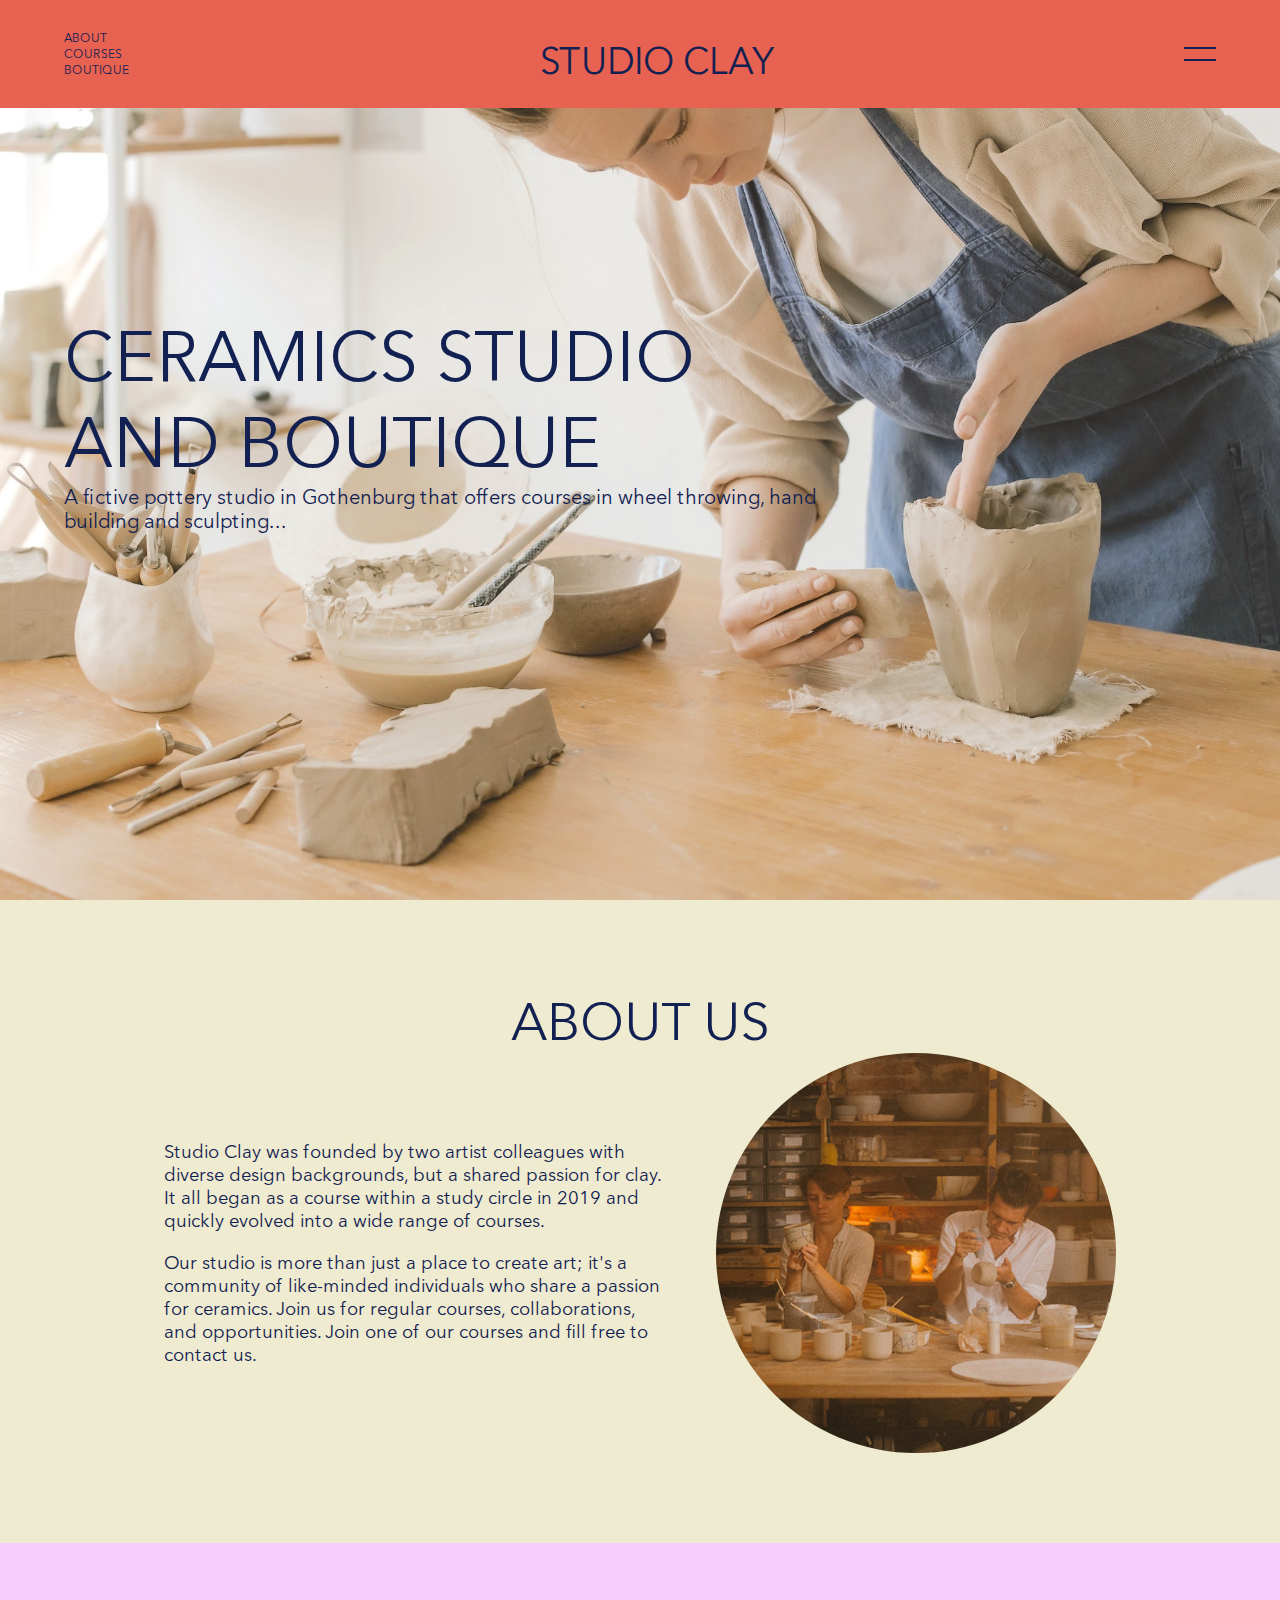
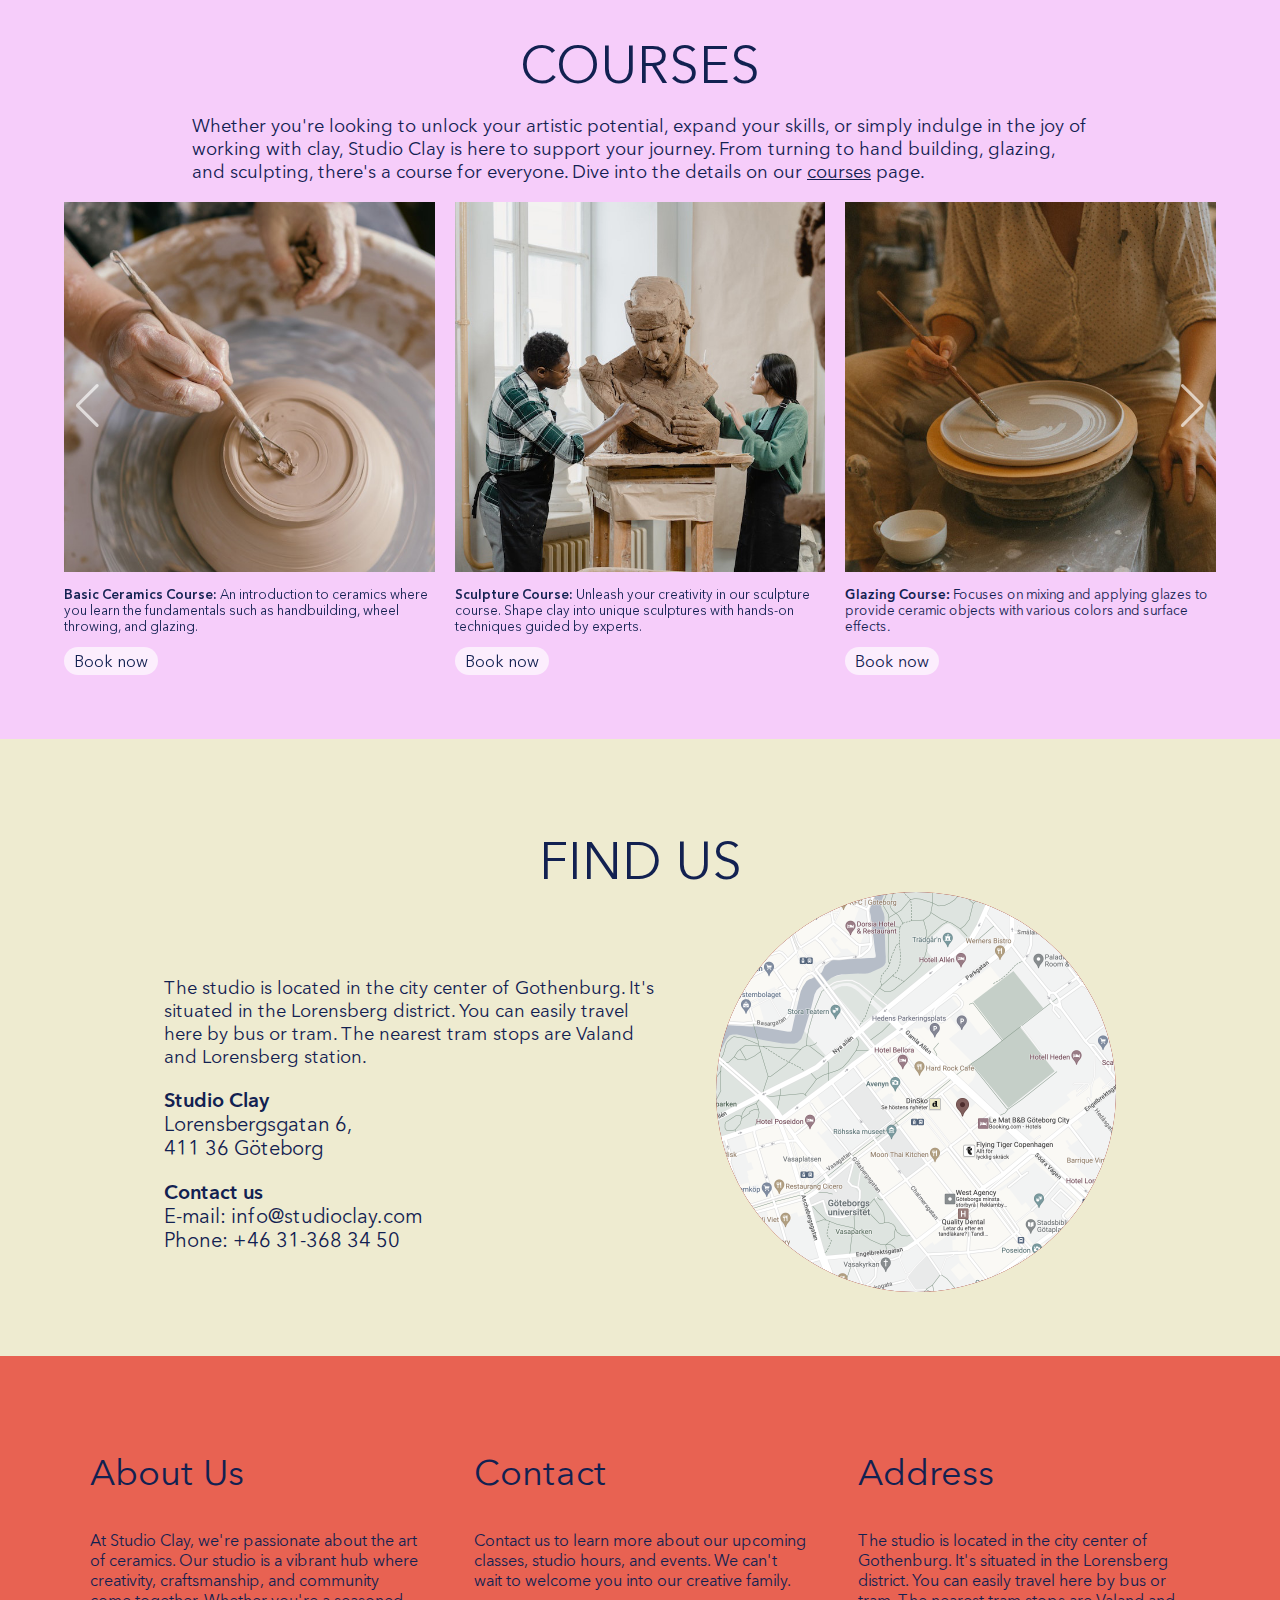
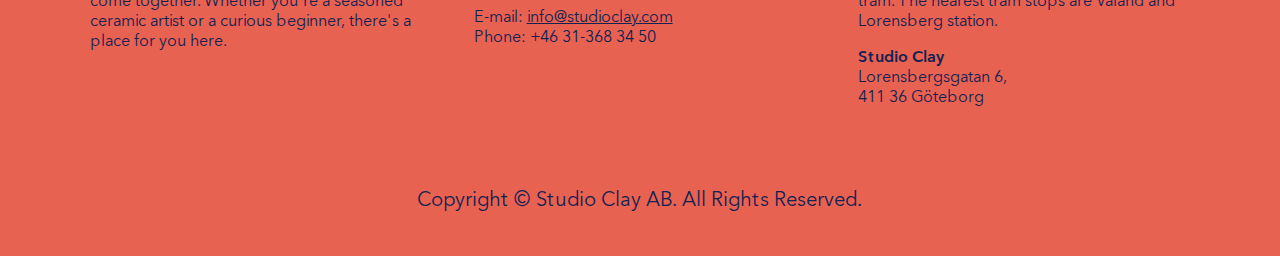
<file: index.html>
<!DOCTYPE html>
<html lang="en">
  <head>
    <meta charset="UTF-8" />
    <meta name="viewport" content="width=device-width, initial-scale=1.0" />
    <title>Studio Clay, a ceramic studio - Buy courses and ceramics</title>
    <meta
      name="description"
      content="Studio Clay is a ceramic studio that offers various courses in
      clay and pottery. They also have a store where they sell their own
      designed stoneware."
    />
    <link rel="stylesheet" type="text/css" href="css/index.css" />
    <!-- Link for swiper slider -->
    <link
      rel="stylesheet"
      href="https://cdn.jsdelivr.net/npm/swiper@10/swiper-bundle.min.css"
    />
    <!-- link with styling for the swiper-slider-->
    <link rel="stylesheet" href="css/swiper-slider.css" />
  </head>
  <body>
    <header>
      <!-- Upp -->
      <nav class="top-navigation">
        <!-- <div class="SpaceNavTop"></div> -->
        <div
          class="hamburger-container"
          id="hamburger-button"
          onclick="hamburgerToCross()"
        >
          <div class="line1"></div>
          <div class="line2"></div>
        </div>
        <h1 id="logo" onclick="reload()">STUDIO CLAY</h1>
        <ul>
          <li><a href="#about-us">ABOUT</a></li>
          <li><a href="courses.html">COURSES</a></li>
          <li><a href="#boutique">BOUTIQUE</a></li>
        </ul>
      </nav>
      <div class="hamburger-menu" id="hamburger-menu">
        <ul>
          <li>
            <!-- Below on the links the hamburgerToCross function is added so that the hamburger menu/window slides back and closes when one of the links in the list is clicked on. -->
            <a
              id="courses-menu"
              href="courses.html"
              data-courses="link"
              onclick="hamburgerToCross(this)"
              >COURSES</a
            >
          </li>
          <li>
            <a
              class="about-menu"
              href="#about-us"
              onclick="hamburgerToCross(this)"
              >ABOUT</a
            >
          </li>
          <!-- <li>
            <a
              class="top-courses"
              href="#courses"
              onclick="hamburgerToCross(this)"
              >TOP COURSES</a
            >
          </li> -->
          <li>
            <a
              class="boutique-menu"
              href="#boutique.html"
              onclick="hamburgerToCross()"
              >BOUTIQUE</a
            >
          </li>
          <li>
            <a
              class="location-menu"
              href="#location"
              onclick="hamburgerToCross()"
              >LOCATION</a
            >
          </li>
          <li>
            <a class="contact-menu" href="#contact" onclick="hamburgerToCross()"
              >CONTACT</a
            >
          </li>
        </ul>
      </div>

      <div id="introduction">
        <section id="intro-text">
          <h2>CERAMICS <span>STUDIO</span> <span>AND</span> BOUTIQUE</h2>
          <p>
            A fictive pottery studio in Gothenburg that offers courses in wheel
            throwing, hand building and sculpting...
          </p>
        </section>
      </div>
    </header>
    <main>
      <section id="about-us">
        <h2>ABOUT US</h2>
        <div id="about-container">
          <section id="about-text">
            <p class="main-text">
              Studio Clay was founded by two artist colleagues with diverse
              design backgrounds, but a shared passion for clay. It all began as
              a course within a study circle in 2019 and quickly evolved into a
              wide range of courses.
            </p>
            <p class="main-text">
              Our studio is more than just a place to create art; it's a
              community of like-minded individuals who share a passion for
              ceramics. Join us for regular courses, collaborations, and
              opportunities. Join one of our courses and fill free to contact
              us.
            </p>
          </section>
          <!-- <section id="about-img-container"> -->
          <img
            class="aboutUs-img"
            src="./media-ceramics/two-pottery-makers_mobile.jpg"
            alt="Two people doing pottery"
          />
          <!-- </section> -->
        </div>
      </section>
      <section id="courses">
        <h2>COURSES</h2>
        <p class="main-text">
          Whether you're looking to unlock your artistic potential, expand your
          skills, or simply indulge in the joy of working with clay, Studio Clay
          is here to support your journey. From turning to hand building,
          glazing, and sculpting, there's a course for everyone. Dive into the
          details on our
          <a class="underscore" href="courses.html">courses</a>
          page.
        </p>
        <!-- <p></p> -->
        <!-- <p class="main-text">
          From turning to hand building, glazing, and sculpting, there's a
          course for everyone. Dive into the details on our
          <a class="underscore" href="courses.html">courses</a>
          page.
        </p> -->
        <!-- Here comes the swiper slider in, found on
          https://swiperjs.com/get-started#swiper-css-stylessize -->

        <!-- Slider main container -->
        <section class="swiper">
          <!-- Additional required wrapper -->
          <div class="swiper-wrapper">
            <!-- Slides -->
            <div id="swipe1" class="swiper-slide">
              <a href="courses.html" class="book-button">Book now</a>
              <p>
                <strong>Basic Ceramics Course:</strong> An introduction to
                ceramics where you learn the fundamentals such as handbuilding,
                wheel throwing, and glazing.
              </p>
              <img
                src="media-ceramics/1.3Wheel-throwing_.jpg"
                alt="wheel throwing"
              />
            </div>
            <div id="swipe2" class="swiper-slide">
              <a href="courses.html" class="book-button">Book now</a>
              <p>
                <strong>Sculpture Course:</strong>
                Unleash your creativity in our sculpture course. Shape clay into
                unique sculptures with hands-on techniques guided by experts.
              </p>

              <img
                src="media-ceramics/3.2sculpting-big_640.jpg"
                alt="sculpture in clay"
              />
            </div>
            <div id="swipe3" class="swiper-slide">
              <a href="courses.html" class="book-button">Book now</a>
              <p>
                <strong>Glazing Course: </strong>
                Focuses on mixing and applying glazes to provide ceramic objects
                with various colors and surface effects.
              </p>
              <img src="media-ceramics/5.Glazing_640.jpg" alt="sculpting" />
            </div>
            <div id="swipe4" class="swiper-slide">
              <a href="courses.html" class="book-button">Book now</a>
              <p>
                <strong>Handbuilding Course:</strong> Focuses on creating
                ceramic objects using handbuilding techniques such as coiling,
                pinching, and slab building.
              </p>
              <img
                src="media-ceramics/3.Sculpting&handbuilding_640.jpg"
                alt="sculpting"
              />
            </div>
            <div id="swipe5" class="swiper-slide">
              <a href="courses.html" class="book-button">Book now</a>
              <p>
                <strong>Advanced Ceramic:</strong> An advanced course for those
                with previous experience, exploring complex techniques such as
                multi-part pottery and larger projects.
              </p>
              <img
                src="media-ceramics/1.4Wheel-throwing_.jpg"
                alt="Wheel-throwing"
              />
            </div>
            <div id="swipe6" class="swiper-slide">
              <a href="courses.html" class="book-button">Book now</a>
              <p>
                <strong>Own Project:</strong>
                Choose your own projects and work independently in the studio.
                You lead your own project, and our staff is available on-site
                for guidance and support.
              </p>
              <img src="media-ceramics/6.OwnProject.jpg" alt="Forms in clay" />
            </div>
          </div>
          <!-- If we need navigation buttons -->
          <div class="swiper-button-prev"></div>
          <div class="swiper-button-next"></div>
        </section>
      </section>
      <div id="find-us">
        <h2>FIND US</h2>
        <div id="find-container">
          <section id="location-text">
            <!-- <h3 id="location">Location</h3> -->
            <p class="main-text">
              The studio is located in the city center of Gothenburg. It's
              situated in the Lorensberg district. You can easily travel here by
              bus or tram. The nearest tram stops are Valand and Lorensberg
              station.
            </p>
            <address class="main-text">
              <!-- Nedan används br som ett undantag,
                jag är medveten om att det inte är att föredra :) -->
              <p>
                <strong>Studio Clay</strong><br />
                Lorensbergsgatan 6,<br />
                411 36 Göteborg<br />
              </p>
            </address>

            <p>
              <strong> Contact us</strong><br />
              E-mail: info@studioclay.com<br />
              Phone: +46 31-368 34 50
            </p>
            <br />
          </section>
          <aside id="map-container">
            <a
              href="https://www.google.com/maps/place/Lorensbergsgatan+6,+411+36+G%C3%B6teborg/@57.700448,11.9754461,16z/data=!4m6!3m5!1s0x464ff370f514a08b:0x7d6c92fb54c34259!8m2!3d57.7004834!4d11.9764502!16s%2Fg%2F11cpgf5j82?entry=ttu"
            >
              <picture>
                <source
                  media="(min-width: 980px)"
                  srcset="media-ceramics/location-map-1600px.png"
                />
                <source
                  media="(min-width: 500px)"
                  srcset="media-ceramics/location-map-1200px.png"
                />
                <source
                  media="(min-width: 300px)"
                  srcset="media-ceramics/location-map-1000px.png"
                />
                <img
                  src="media-ceramics/location-map-1800px.png"
                  alt="Map of the location"
                />
              </picture>
            </a>
          </aside>
        </div>
      </div>
    </main>
    <footer>
      <section id="footer-summery">
        <section id="Short-about">
          <h3>About Us</h3>
          <p>
            At Studio Clay, we're passionate about the art of ceramics. Our
            studio is a vibrant hub where creativity, craftsmanship, and
            community come together. Whether you're a seasoned ceramic artist or
            a curious beginner, there's a place for you here.
          </p>
        </section>
        <section id="contact-text">
          <h3 id="contact">Contact</h3>
          <p>
            Contact us to learn more about our upcoming classes, studio hours,
            and events. We can't wait to welcome you into our creative family.
          </p>

          <p>
            E-mail:
            <a class="underscore" href="mailto:info@studioclay.se"
              >info@studioclay.com</a
            ><br />
            Phone: +46 31-368 34 50
          </p>
        </section>

        <section>
          <h3>Address</h3>
          <p>
            The studio is located in the city center of Gothenburg. It's
            situated in the Lorensberg district. You can easily travel here by
            bus or tram. The nearest tram stops are Valand and Lorensberg
            station.
          </p>
          <p>
            <strong>Studio Clay</strong><br />
            Lorensbergsgatan 6,<br />
            411 36 Göteborg<br />
          </p>
        </section>
      </section>
      <section id="copyrights">
        <p>Copyright © Studio Clay AB. All Rights Reserved.</p>
      </section>
    </footer>
    <!-- Swiper-slider javaScript link -->
    <script src="https://cdn.jsdelivr.net/npm/swiper@10/swiper-bundle.min.js"></script>
    <!-- This projects own JavaScript document -->
    <script src="javaScript/script.js"></script>
  </body>
</html>
</file>
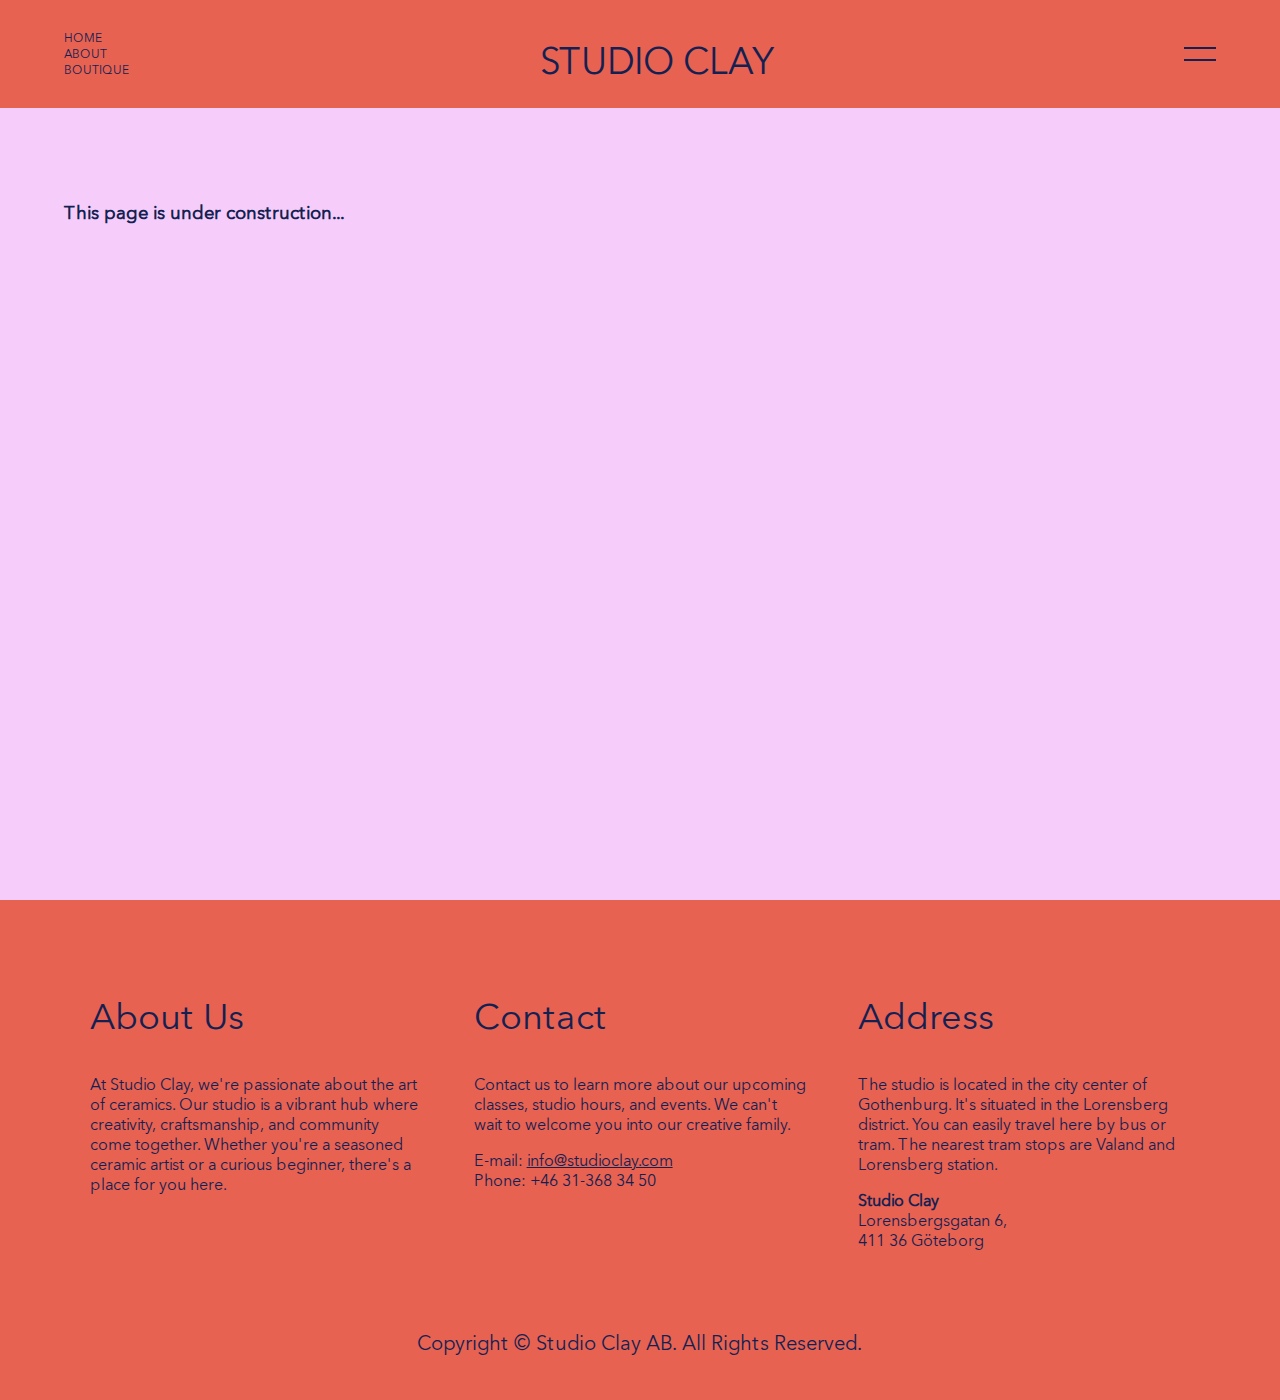
<file: courses.html>
<!DOCTYPE html>
<html lang="en">
  <head>
    <meta charset="UTF-8" />
    <meta name="viewport" content="width=device-width, initial-scale=1.0" />
    <title>Studio Clay, a ceramic studio - Buy courses and ceramics</title>
    <meta
      name="description"
      content="Studio Clay is a ceramic studio that offers various courses in
      clay and pottery. They also have a store where they sell their own
      designed stoneware."
    />
    <link rel="stylesheet" type="text/css" href="css/index.css" />
  </head>
  <body>
    <header>
      <nav class="top-navigation">
        <div
          class="hamburger-container"
          id="hamburger-button"
          onclick="hamburgerToCross(this)"
        >
          <div class="line1"></div>
          <div class="line2"></div>
        </div>
        <h1 id="logo">STUDIO CLAY</h1>
        <ul>
          <li><a href="index.html">HOME</a></li>
          <li><a href="index.html#about-us">ABOUT</a></li>
          <li><a href="#boutique">BOUTIQUE</a></li>
        </ul>
      </nav>
      <nav class="hamburger-menu" id="hamburger-menu">
        <ul>
          <li>
            <!-- Below on the links the hamburgerToCross function is added so that the hamburger menu/window slides back and closes when one of the links in the list is clicked on. -->
            <a
              id="courses-menu"
              href="index.html"
              onclick="hamburgerToCross(this)"
              >HOME</a
            >
          </li>
          <li>
            <a
              class="about-menu"
              href="index.html#about-us"
              onclick="hamburgerToCross(this)"
              >ABOUT</a
            >
          </li>
          <li>
            <a
              class="top-courses"
              href="index.html#courses"
              onclick="hamburgerToCross(this)"
              >TOP COURSES</a
            >
          </li>
          <li>
            <a
              class="boutique-menu"
              href="#boutique.html"
              onclick="hamburgerToCross(this)"
              >BOUTIQUE</a
            >
          </li>
          <li>
            <a
              class="location-menu"
              href="index.html#location"
              onclick="hamburgerToCross(this)"
              >LOCATION</a
            >
          </li>
          <li>
            <a
              class="contact-menu"
              href="index.html#contact"
              onclick="hamburgerToCross(this)"
              >CONTACT</a
            >
          </li>
        </ul>
      </nav>
    </header>
    <section id="courses-page">
      <h2></h2>
      <p></p>
      <h3></h3>
      <p class="main-text">
        <strong> This page is under construction... </strong>
      </p>
    </section>
    <footer>
      <section id="footer-summery">
        <section id="Short-about">
          <h3>About Us</h3>
          <p>
            At Studio Clay, we're passionate about the art of ceramics. Our
            studio is a vibrant hub where creativity, craftsmanship, and
            community come together. Whether you're a seasoned ceramic artist or
            a curious beginner, there's a place for you here.
          </p>
        </section>
        <section id="contact-text">
          <h3 id="contact">Contact</h3>
          <p>
            Contact us to learn more about our upcoming classes, studio hours,
            and events. We can't wait to welcome you into our creative family.
          </p>

          <p>
            E-mail:
            <a class="underscore" href="mailto:info@studioclay.se"
              >info@studioclay.com</a
            ><br />
            Phone: +46 31-368 34 50
          </p>
        </section>

        <section>
          <h3>Address</h3>
          <p>
            The studio is located in the city center of Gothenburg. It's
            situated in the Lorensberg district. You can easily travel here by
            bus or tram. The nearest tram stops are Valand and Lorensberg
            station.
          </p>
          <p>
            <strong>Studio Clay</strong><br />
            Lorensbergsgatan 6,<br />
            411 36 Göteborg<br />
          </p>
        </section>
      </section>
      <section id="copyrights">
        <p>Copyright © Studio Clay AB. All Rights Reserved.</p>
      </section>
    </footer>
    <script src="javaScript/script.js"></script>
  </body>
</html>
</file>
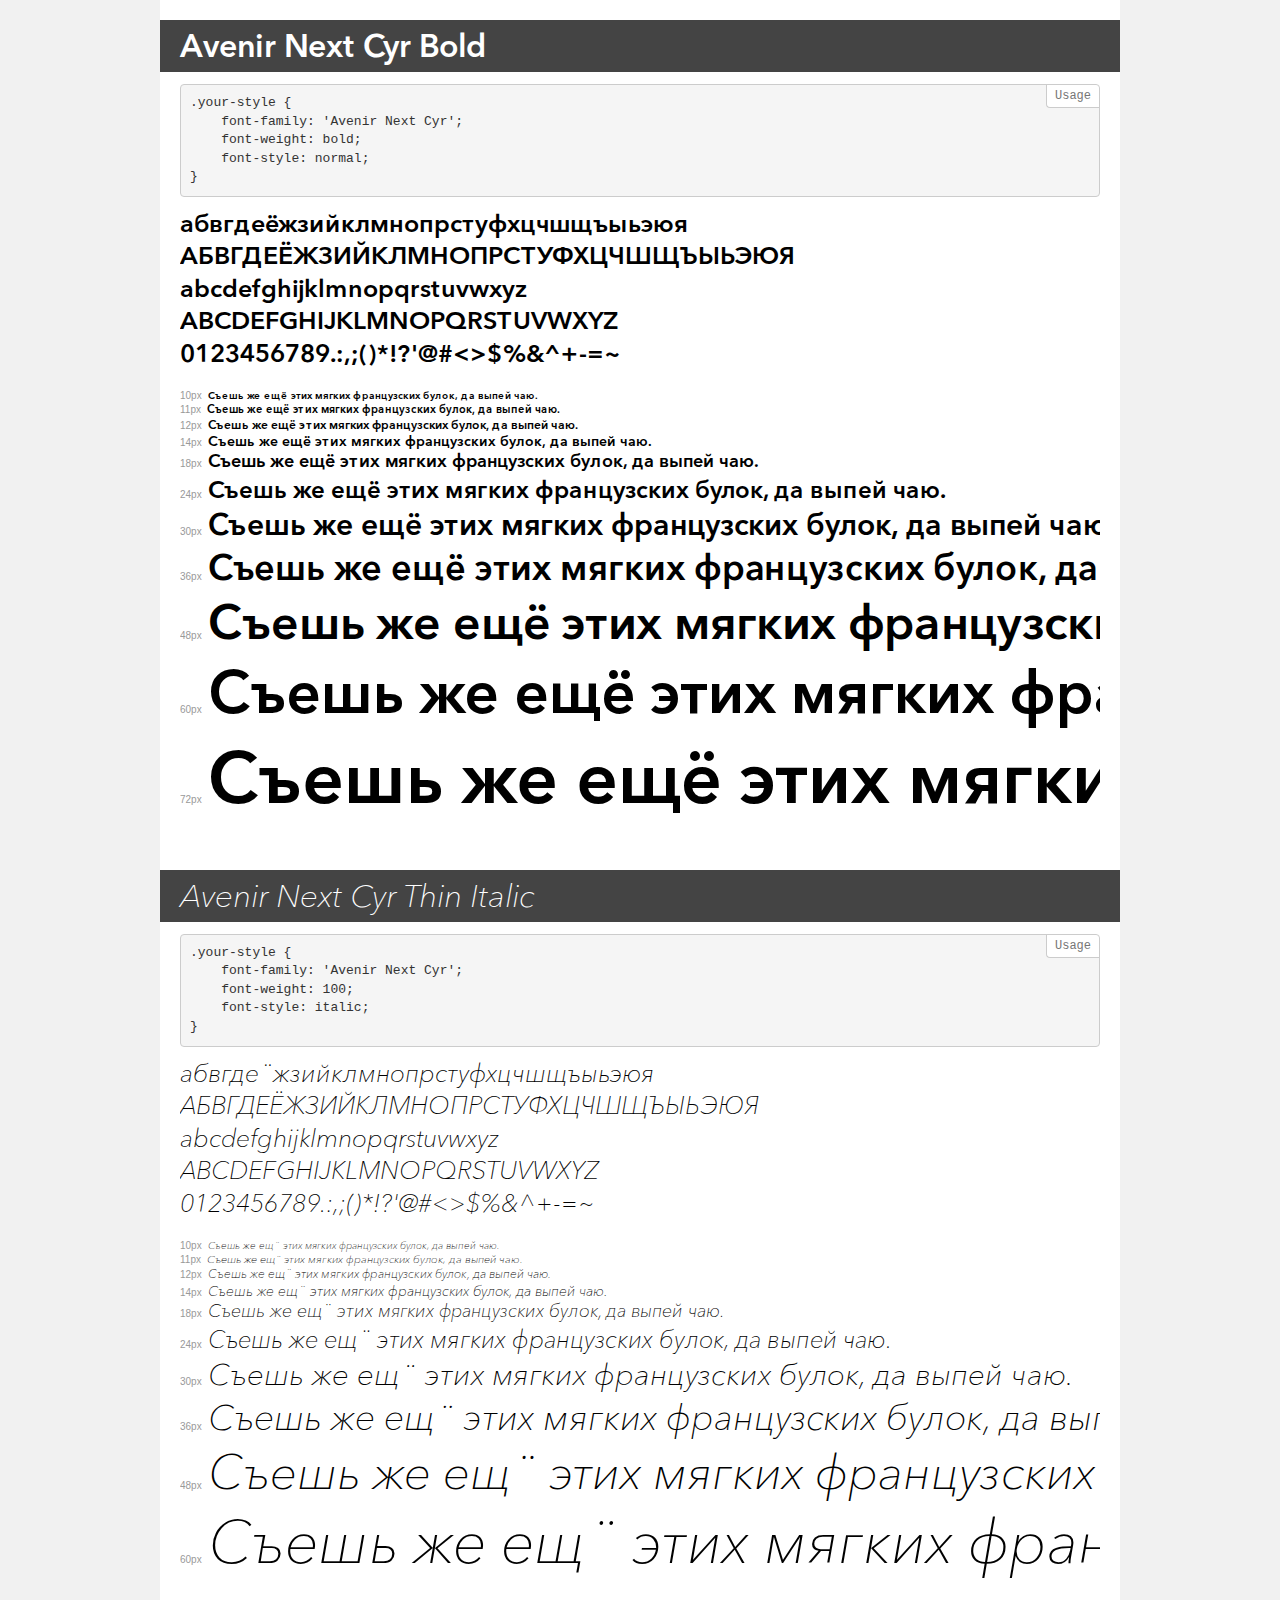
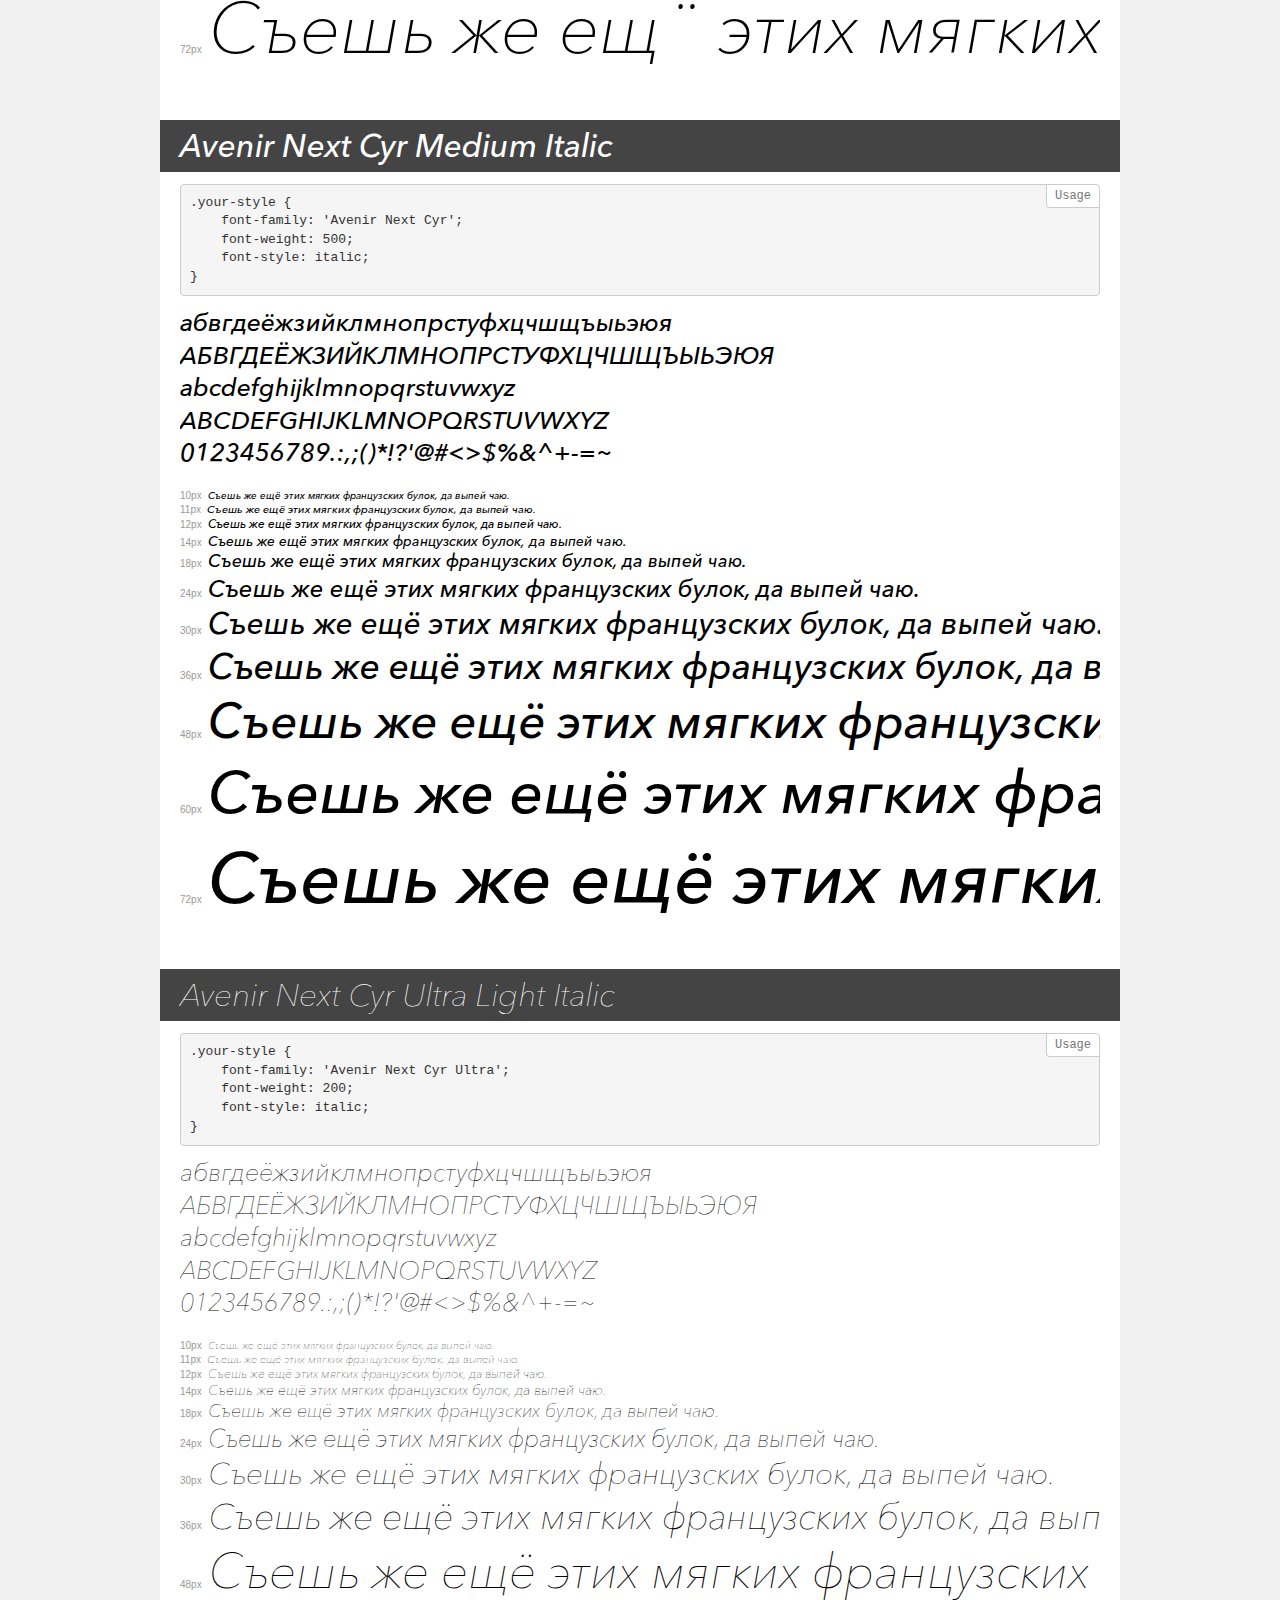
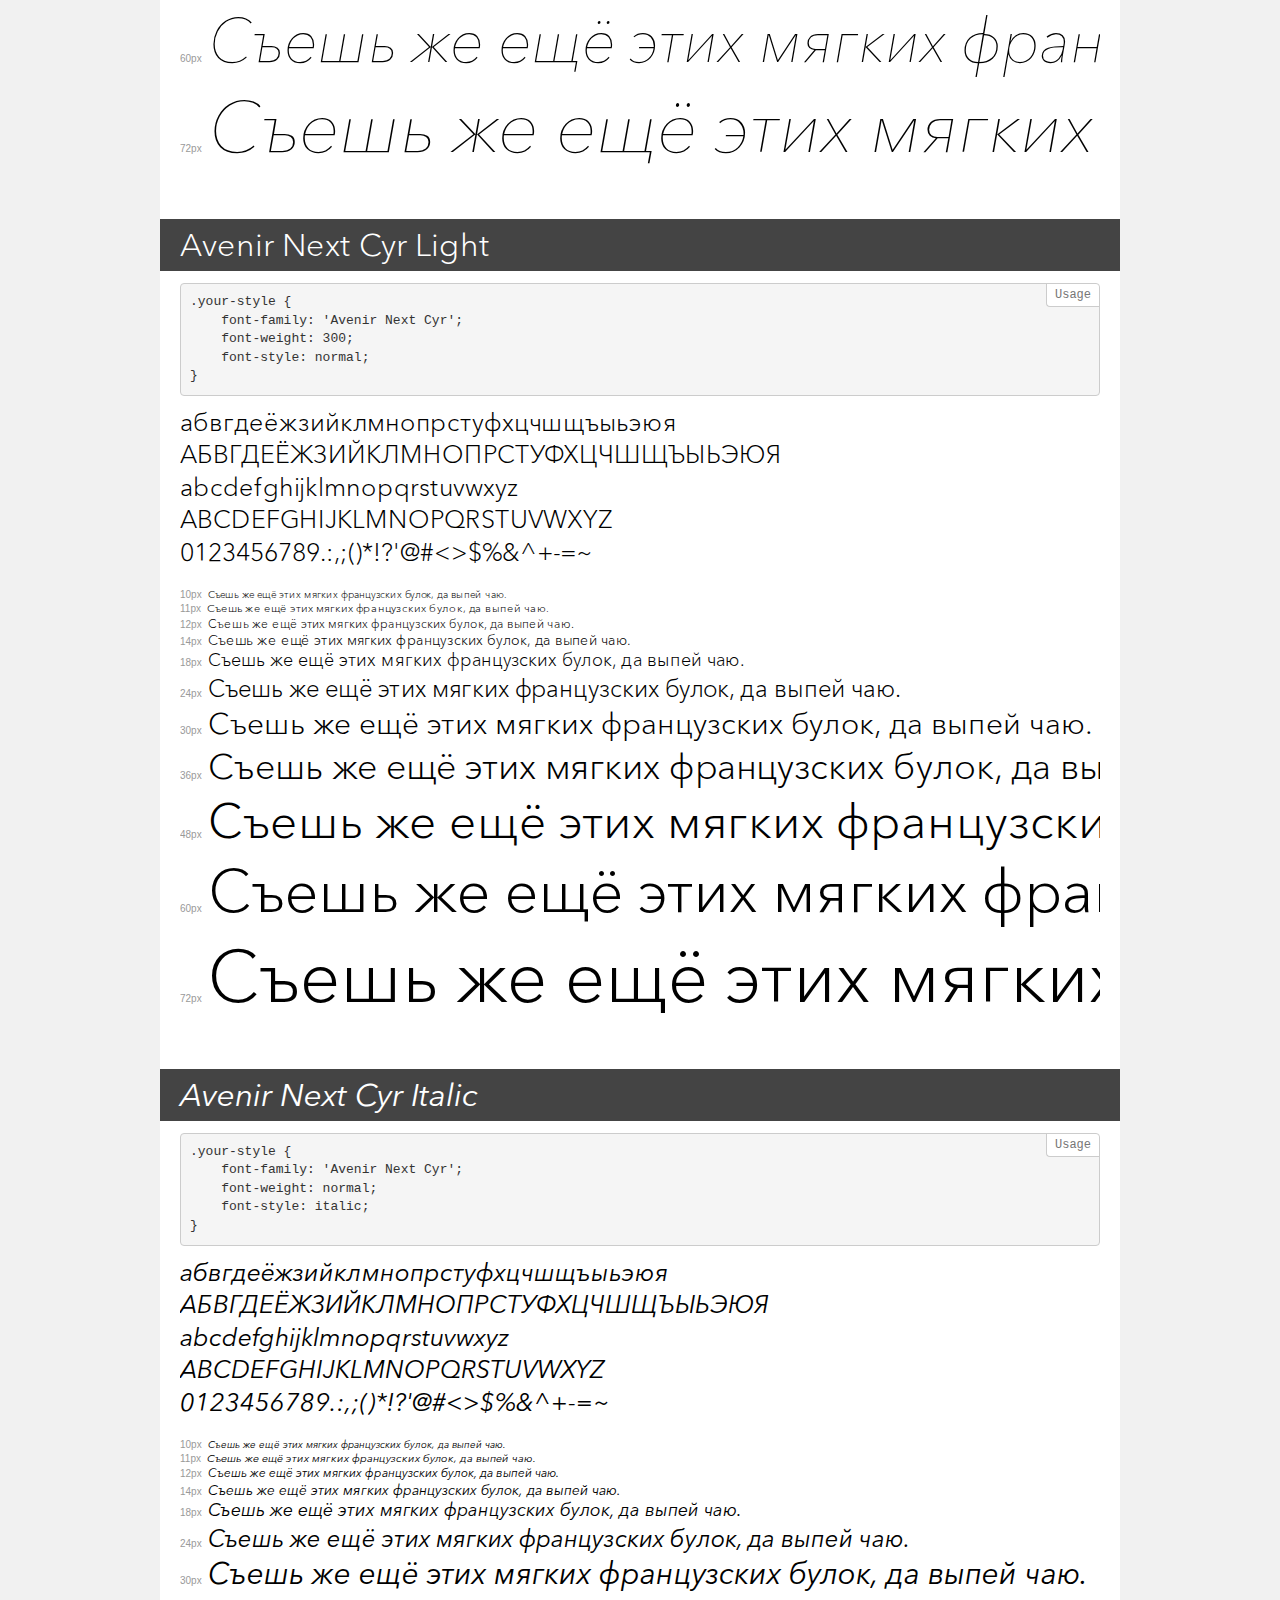
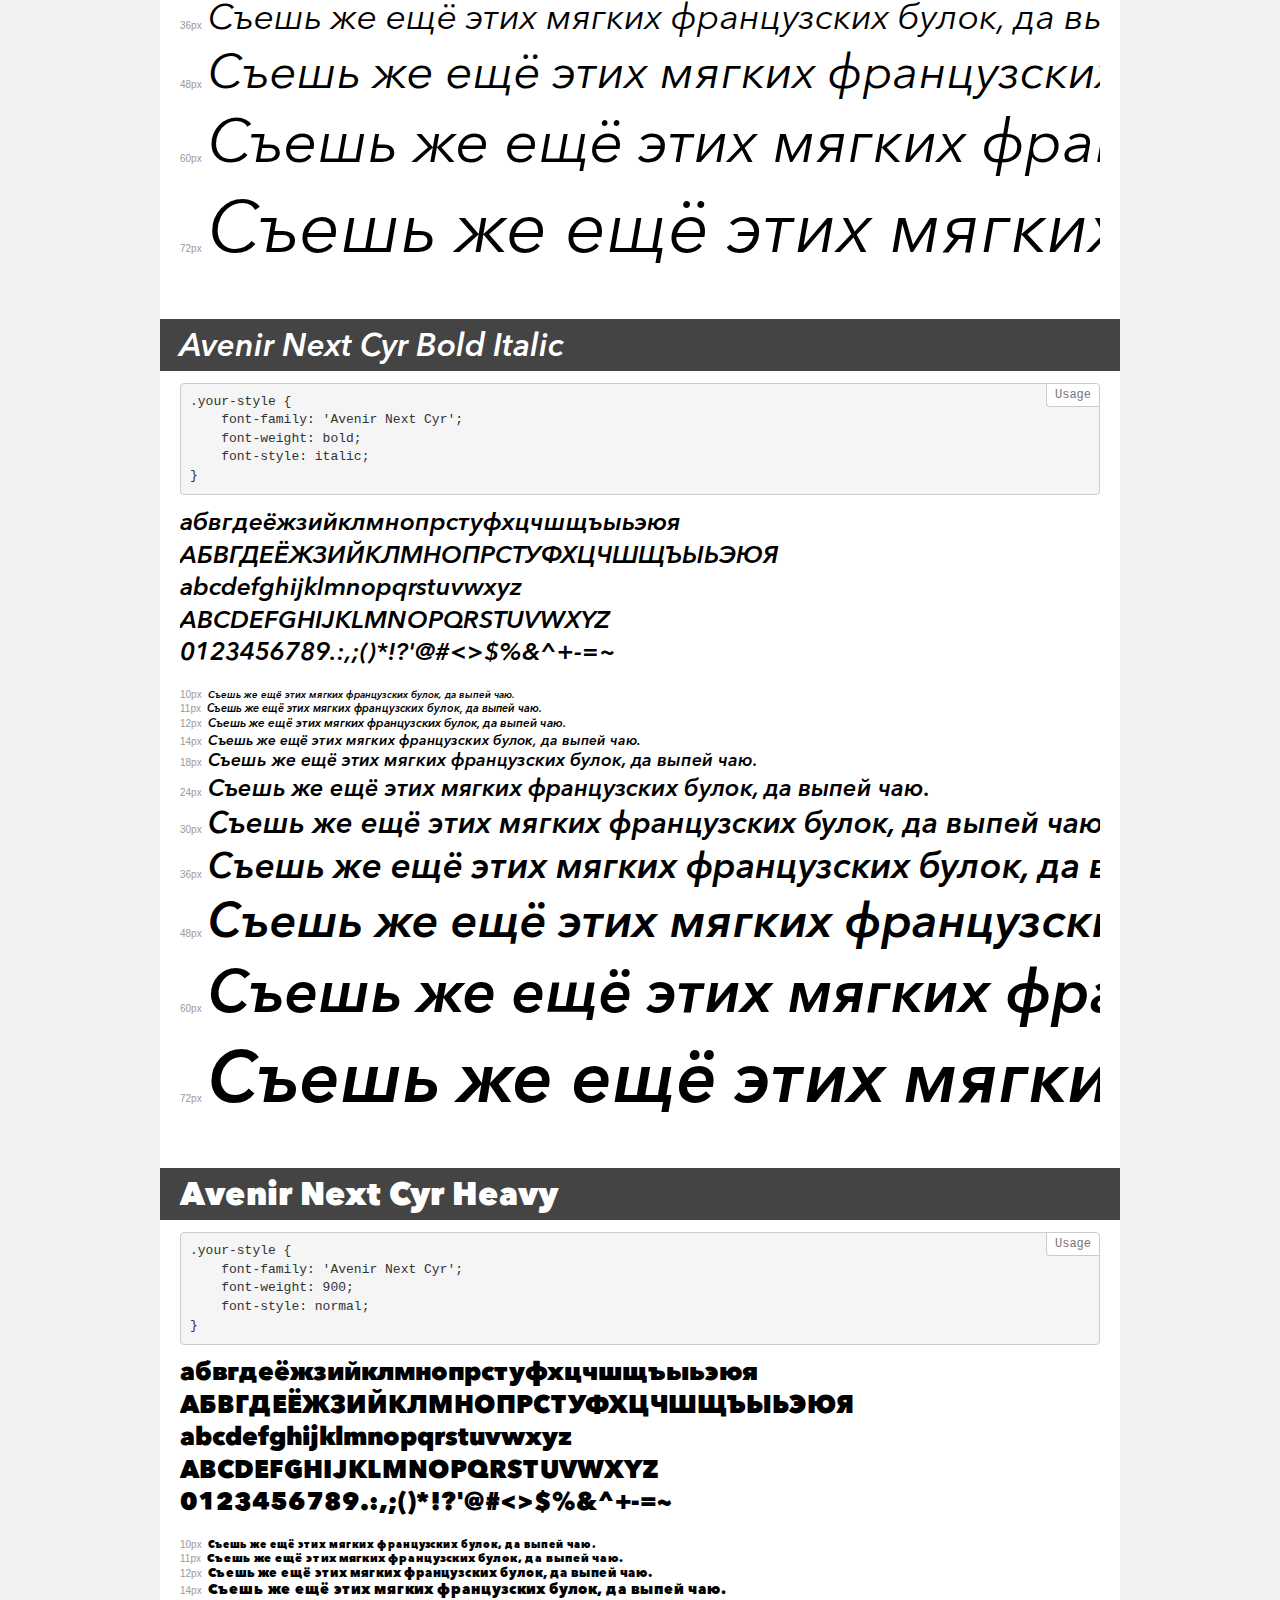
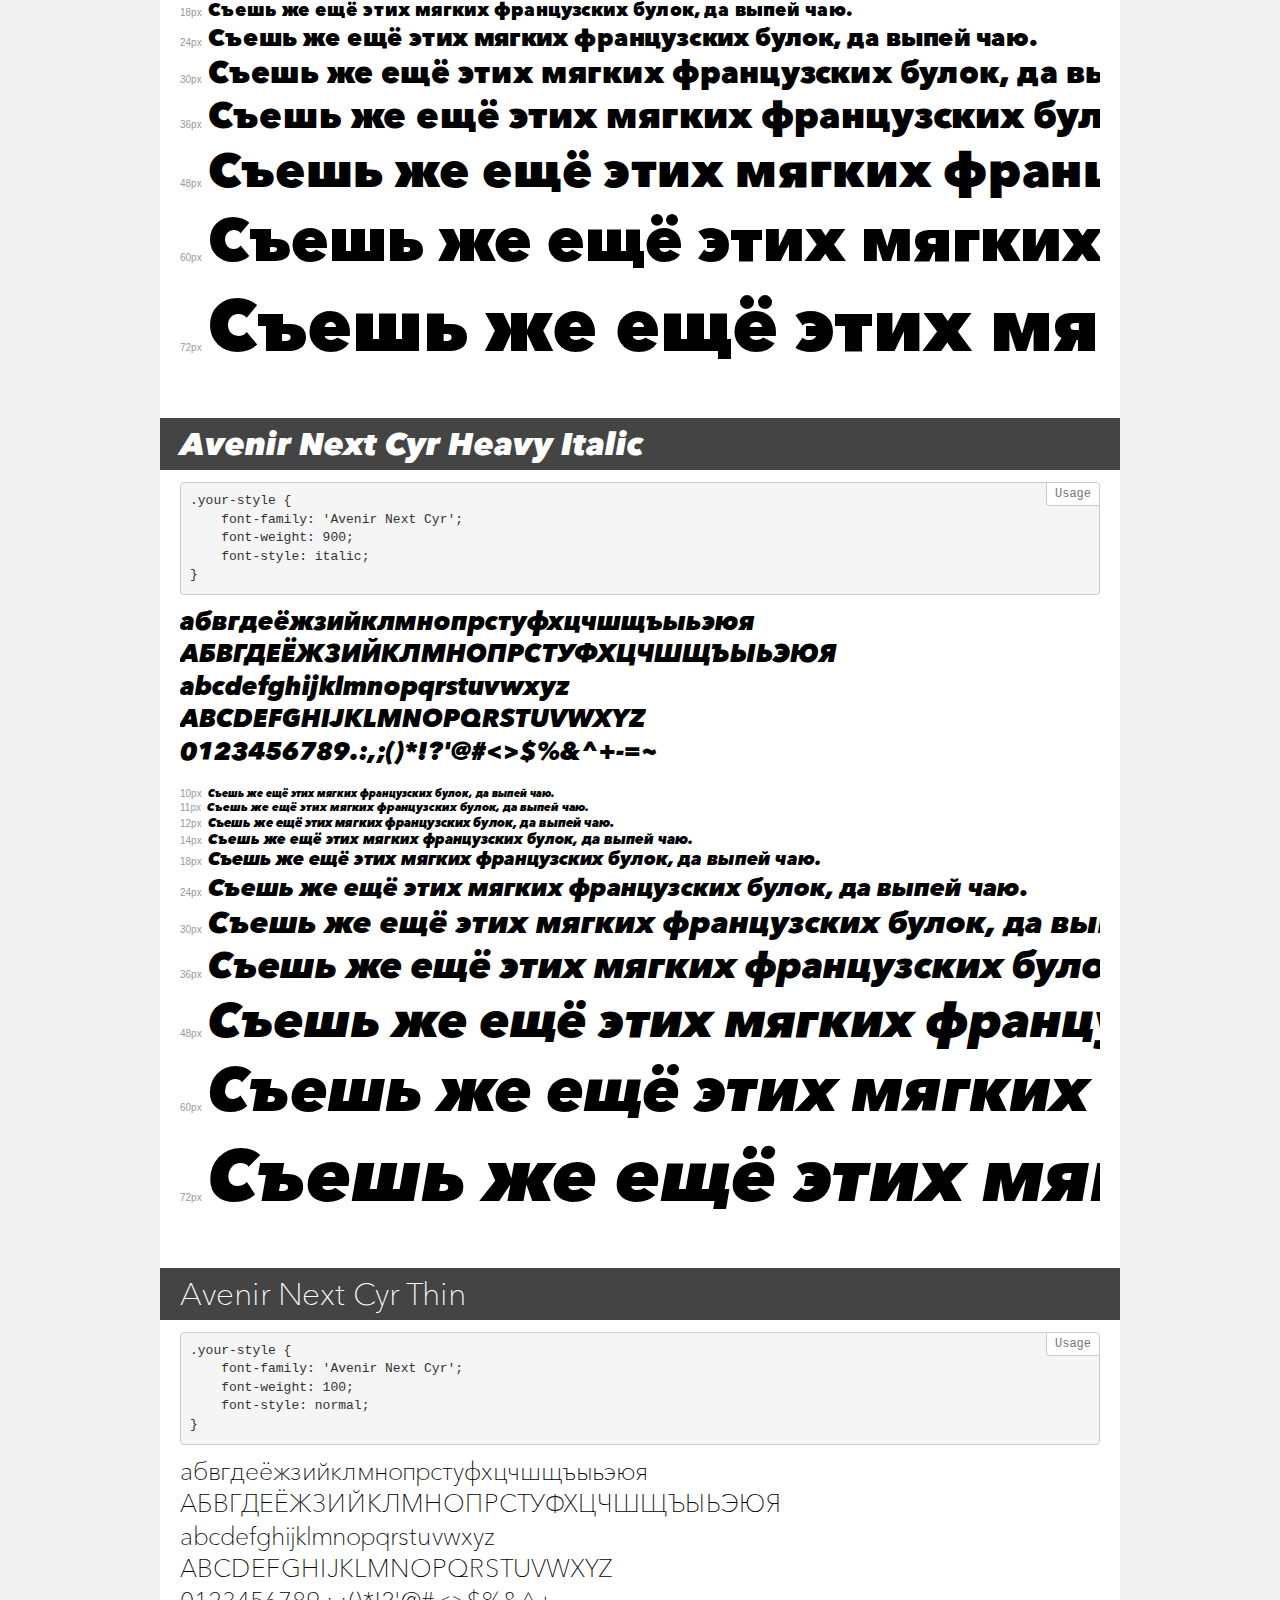
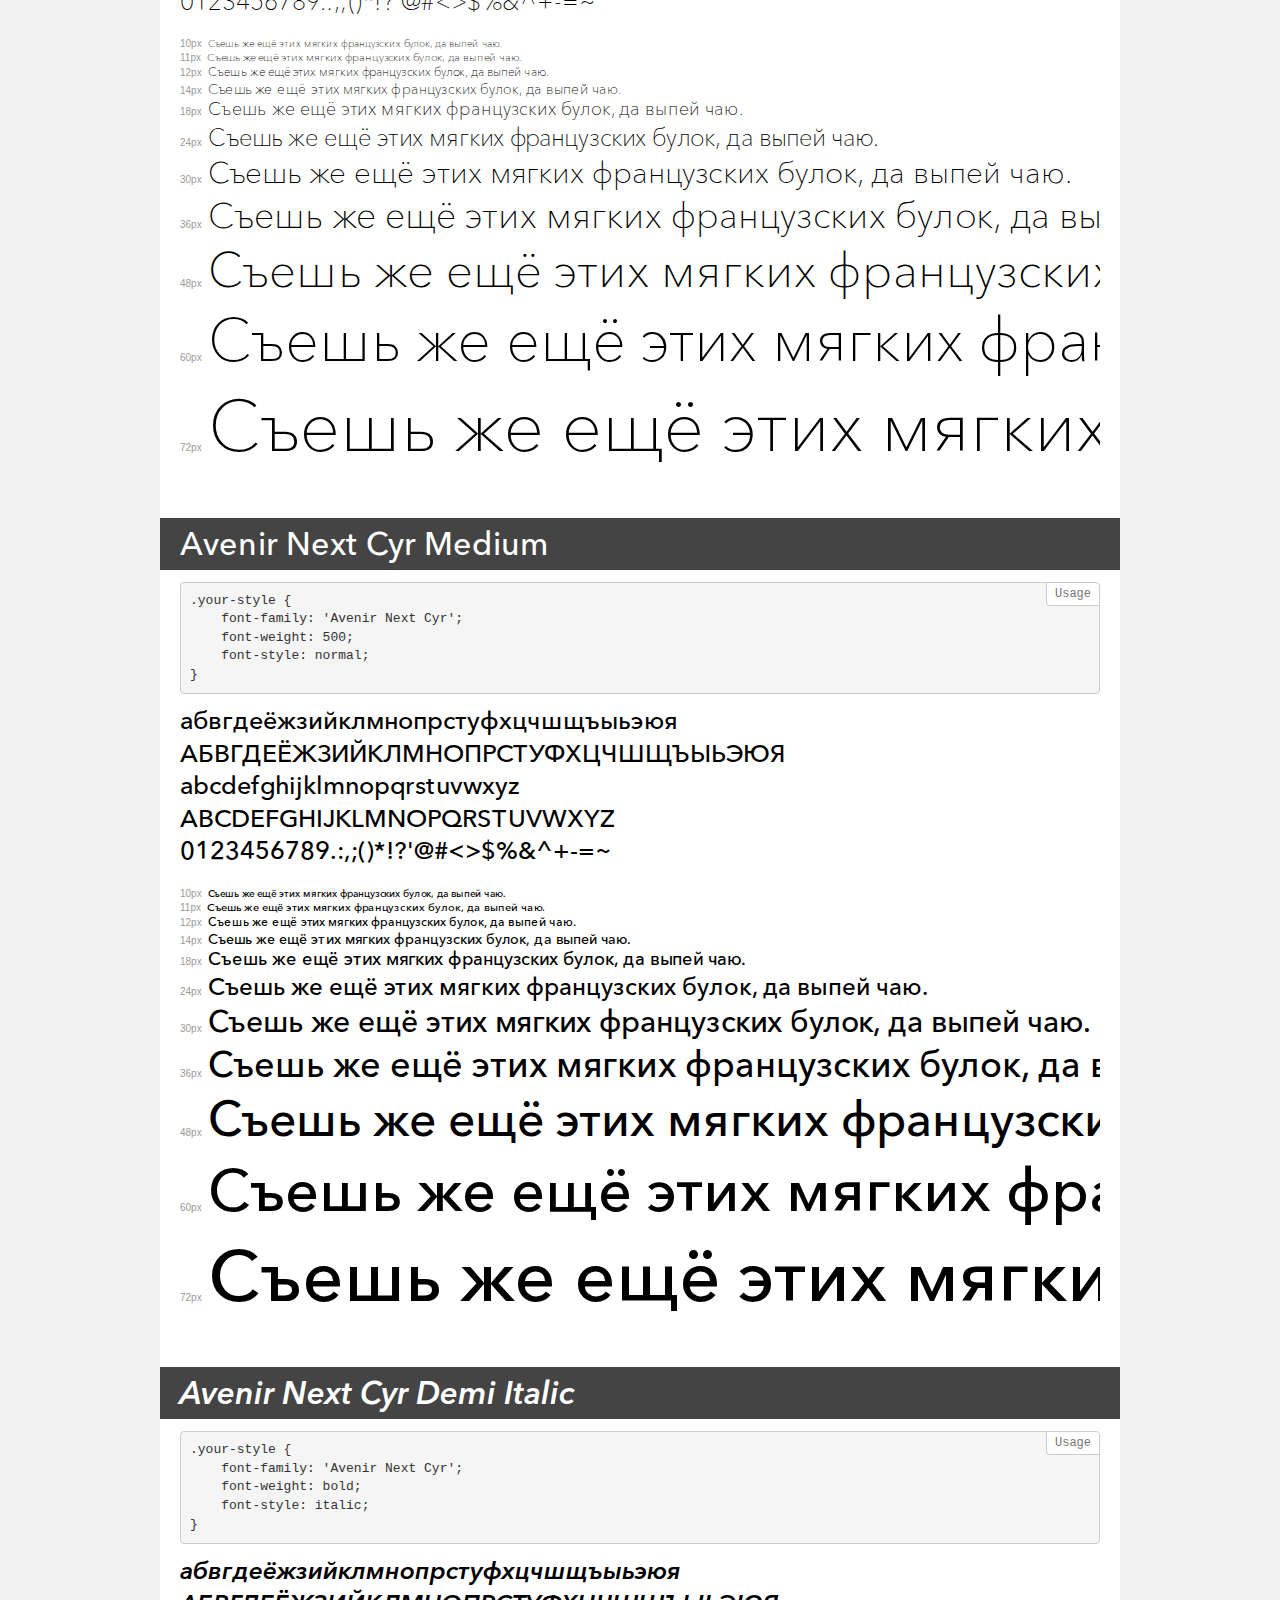
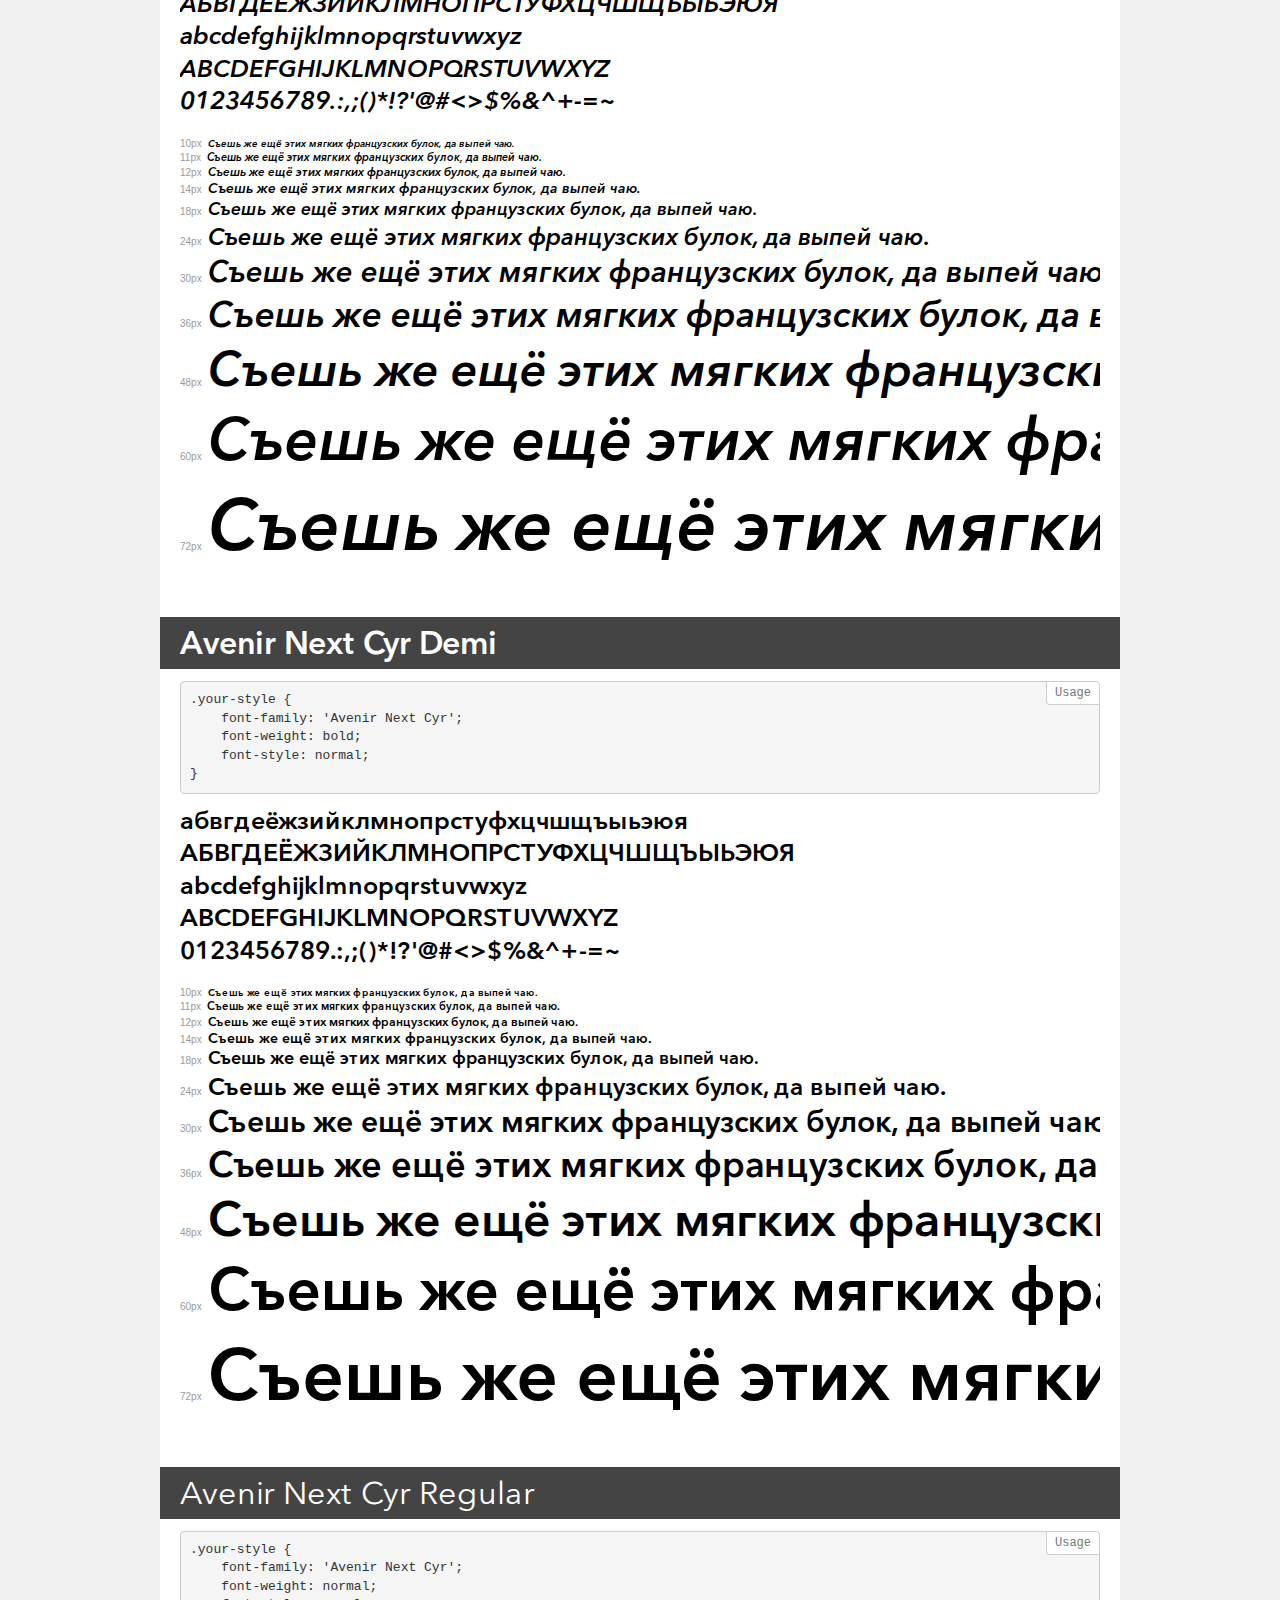
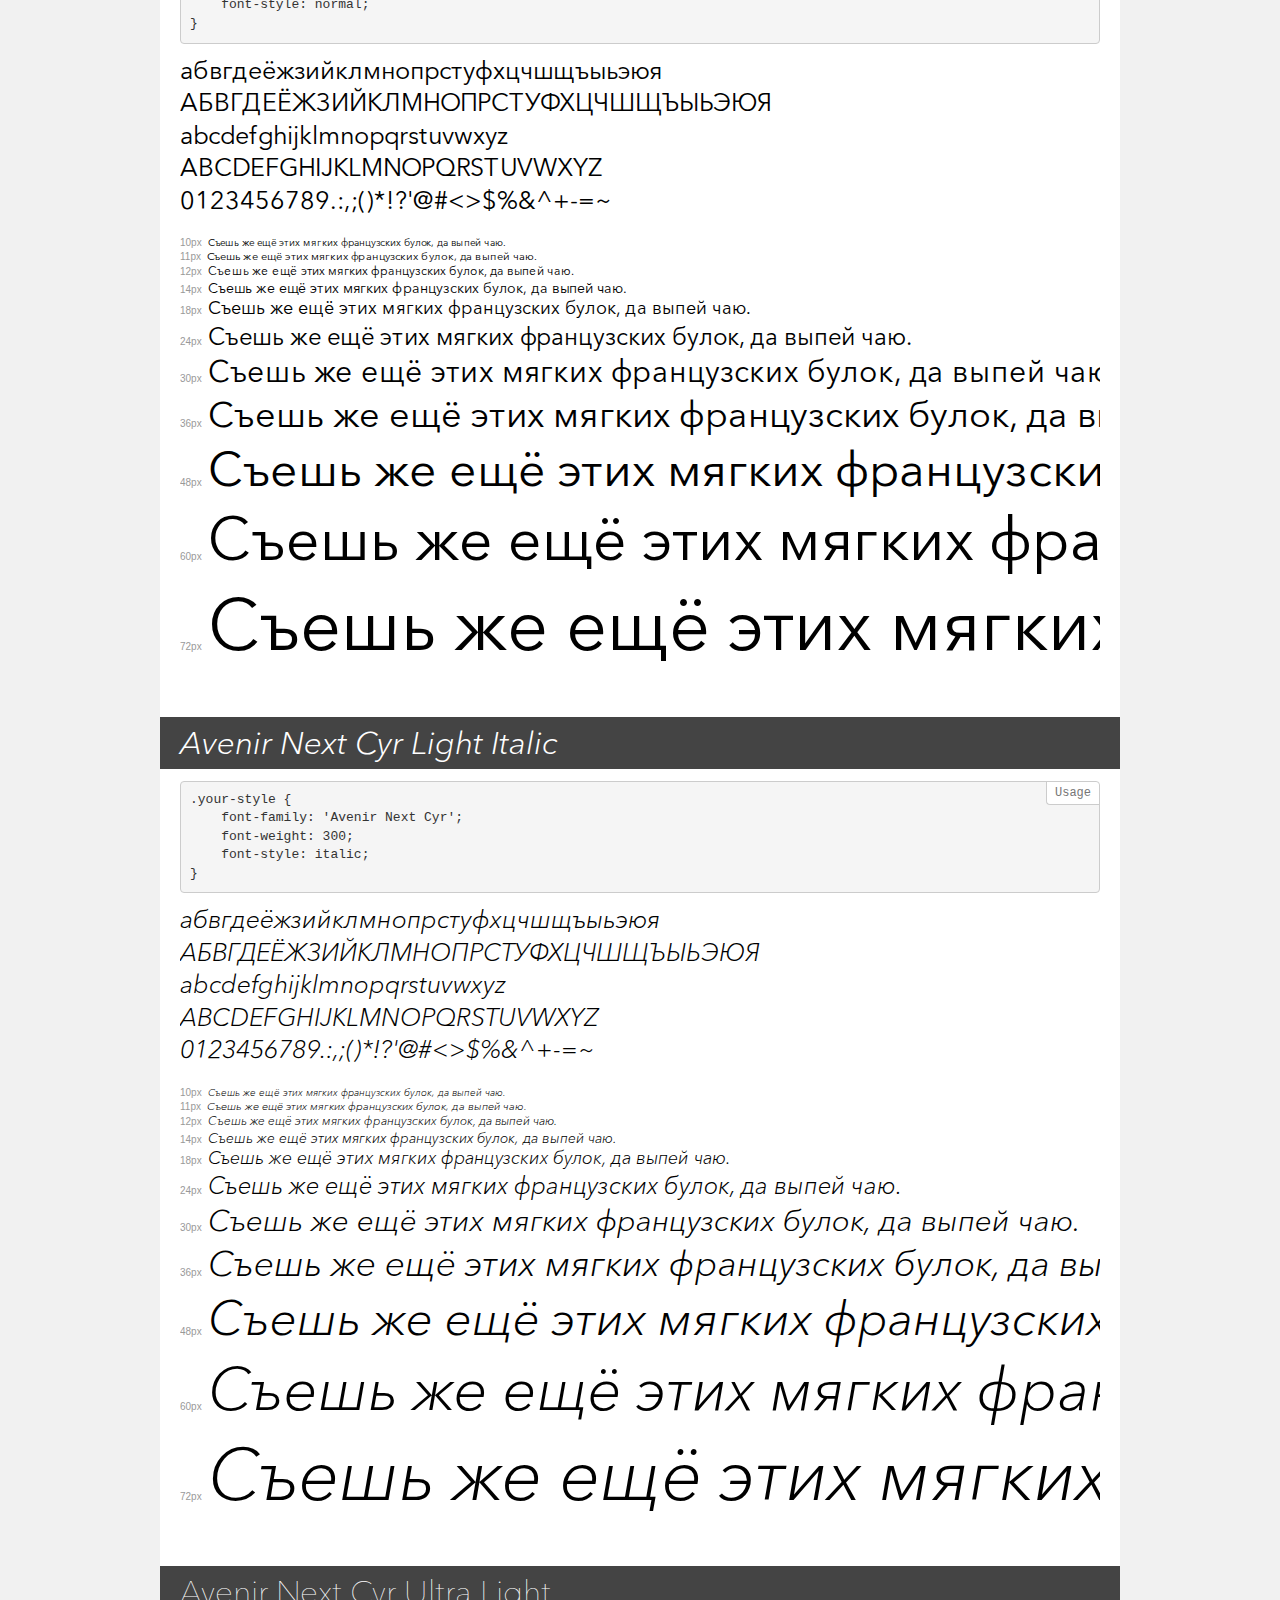
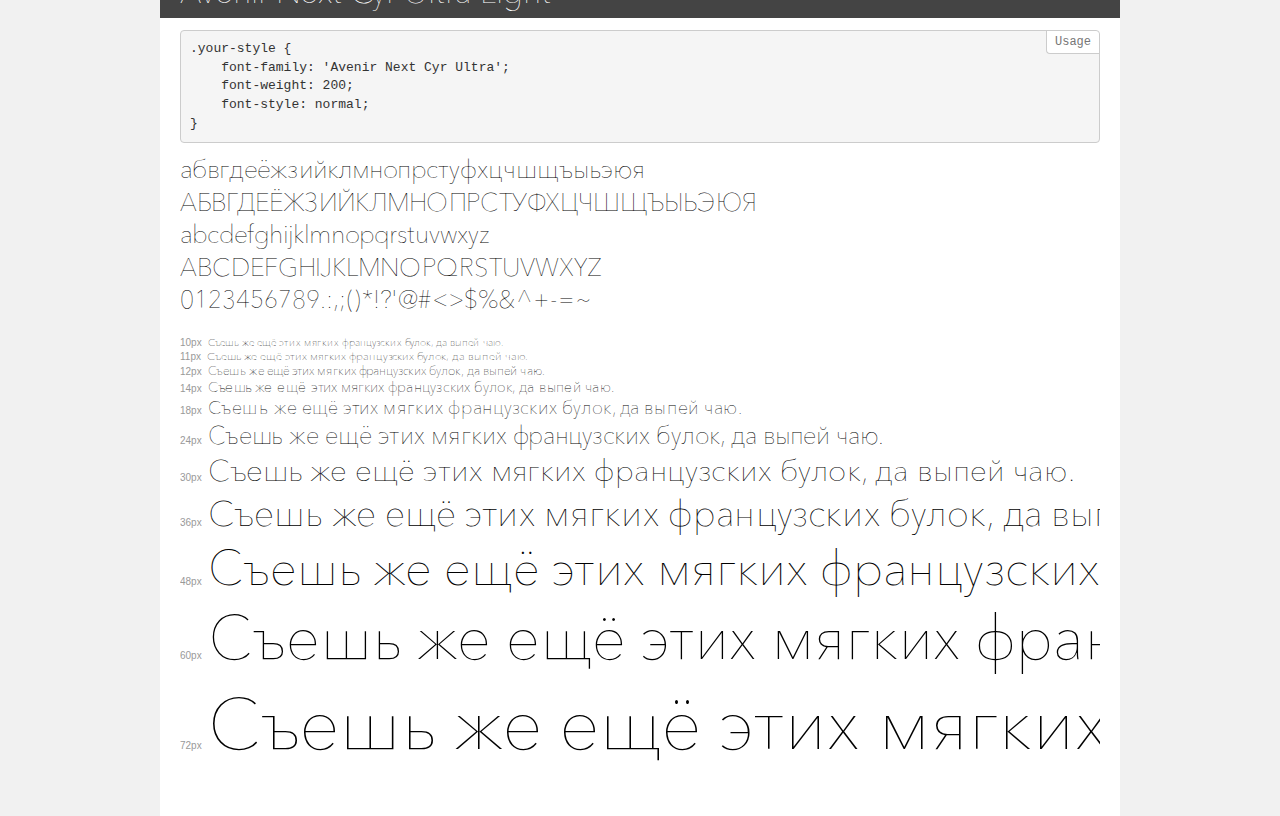
<file: avenir-next/demo.html>
<!DOCTYPE html>
<html>
<head>
    <meta charset="utf-8">
    <meta http-equiv="X-UA-Compatible" content="IE=edge">
    <meta name="viewport" content="width=device-width, initial-scale=1">
    <meta name="robots" content="noindex, noarchive">
    <meta name="format-detection" content="telephone=no">
    <title>Transfonter demo</title>
    <link href="stylesheet.css" rel="stylesheet">
    <style>
        /*
        http://meyerweb.com/eric/tools/css/reset/
        v2.0 | 20110126
        License: none (public domain)
        */
        html, body, div, span, applet, object, iframe,
        h1, h2, h3, h4, h5, h6, p, blockquote, pre,
        a, abbr, acronym, address, big, cite, code,
        del, dfn, em, img, ins, kbd, q, s, samp,
        small, strike, strong, sub, sup, tt, var,
        b, u, i, center,
        dl, dt, dd, ol, ul, li,
        fieldset, form, label, legend,
        table, caption, tbody, tfoot, thead, tr, th, td,
        article, aside, canvas, details, embed,
        figure, figcaption, footer, header, hgroup,
        menu, nav, output, ruby, section, summary,
        time, mark, audio, video {
            margin: 0;
            padding: 0;
            border: 0;
            font-size: 100%;
            font: inherit;
            vertical-align: baseline;
        }
        /* HTML5 display-role reset for older browsers */
        article, aside, details, figcaption, figure,
        footer, header, hgroup, menu, nav, section {
            display: block;
        }
        body {
            line-height: 1;
        }
        ol, ul {
            list-style: none;
        }
        blockquote, q {
            quotes: none;
        }
        blockquote:before, blockquote:after,
        q:before, q:after {
            content: '';
            content: none;
        }
        table {
            border-collapse: collapse;
            border-spacing: 0;
        }
        /* common styles */
        body {
            background: #f1f1f1;
            color: #000;
        }
        .page {
            background: #fff;
            width: 920px;
            margin: 0 auto;
            padding: 20px 20px 0 20px;
            overflow: hidden;
        }
        .font-container {
            overflow-x: auto;
            overflow-y: hidden;
            margin-bottom: 40px;
            line-height: 1.3;
            white-space: nowrap;
            padding-bottom: 5px;
        }
        h1 {
            position: relative;
            background: #444;
            font-size: 32px;
            color: #fff;
            padding: 10px 20px;
            margin: 0 -20px 12px -20px;
        }
        .letters {
            font-size: 25px;
            margin-bottom: 20px;
        }
        .s10:before {
            content: '10px';
        }
        .s11:before {
            content: '11px';
        }
        .s12:before {
            content: '12px';
        }
        .s14:before {
            content: '14px';
        }
        .s18:before {
            content: '18px';
        }
        .s24:before {
            content: '24px';
        }
        .s30:before {
            content: '30px';
        }
        .s36:before {
            content: '36px';
        }
        .s48:before {
            content: '48px';
        }
        .s60:before {
            content: '60px';
        }
        .s72:before {
            content: '72px';
        }
        .s10:before, .s11:before, .s12:before, .s14:before,
        .s18:before, .s24:before, .s30:before, .s36:before,
        .s48:before, .s60:before, .s72:before {
            font-family: Arial, sans-serif;
            font-size: 10px;
            font-weight: normal;
            font-style: normal;
            color: #999;
            padding-right: 6px;
        }
        pre {
            display: block;
            position: relative;
            padding: 9px;
            margin: 0 0 10px;
            font-family: Monaco, Menlo, Consolas, "Courier New", monospace !important;
            font-size: 13px;
            line-height: 1.428571429;
            color: #333;
            font-weight: normal !important;
            font-style: normal !important;
            background-color: #f5f5f5;
            border: 1px solid #ccc;
            overflow-x: auto;
            border-radius: 4px;
        }
        pre:after {
            display: block;
            position: absolute;
            right: 0;
            top: 0;
            content: 'Usage';
            line-height: 1;
            padding: 5px 8px;
            font-size: 12px;
            color: #767676;
            background-color: #fff;
            border: 1px solid #ccc;
            border-right: none;
            border-top: none;
            border-radius: 0 4px 0 4px;
            z-index: 10;
        }
        /* responsive */
        @media (max-width: 959px) {
            .page {
                width: auto;
                margin: 0;
            }
        }
    </style>
</head>
<body>
<div class="page">
    <div class="demo" style="font-family: 'Avenir Next Cyr'; font-weight: bold; font-style: normal;">
        <h1>Avenir Next Cyr Bold</h1>
        <pre>.your-style {
    font-family: 'Avenir Next Cyr';
    font-weight: bold;
    font-style: normal;
}</pre>
        <div class="font-container">
            <p class="letters">
                абвгдеёжзийклмнопрстуфхцчшщъыьэюя<br>
АБВГДЕЁЖЗИЙКЛМНОПРСТУФХЦЧШЩЪЫЬЭЮЯ<br>
abcdefghijklmnopqrstuvwxyz<br>
ABCDEFGHIJKLMNOPQRSTUVWXYZ<br>
                0123456789.:,;()*!?'@#<>$%&^+-=~
            </p>
            <p class="s10" style="font-size: 10px;">Съешь же ещё этих мягких французских булок, да выпей чаю.</p>
            <p class="s11" style="font-size: 11px;">Съешь же ещё этих мягких французских булок, да выпей чаю.</p>
            <p class="s12" style="font-size: 12px;">Съешь же ещё этих мягких французских булок, да выпей чаю.</p>
            <p class="s14" style="font-size: 14px;">Съешь же ещё этих мягких французских булок, да выпей чаю.</p>
            <p class="s18" style="font-size: 18px;">Съешь же ещё этих мягких французских булок, да выпей чаю.</p>
            <p class="s24" style="font-size: 24px;">Съешь же ещё этих мягких французских булок, да выпей чаю.</p>
            <p class="s30" style="font-size: 30px;">Съешь же ещё этих мягких французских булок, да выпей чаю.</p>
            <p class="s36" style="font-size: 36px;">Съешь же ещё этих мягких французских булок, да выпей чаю.</p>
            <p class="s48" style="font-size: 48px;">Съешь же ещё этих мягких французских булок, да выпей чаю.</p>
            <p class="s60" style="font-size: 60px;">Съешь же ещё этих мягких французских булок, да выпей чаю.</p>
            <p class="s72" style="font-size: 72px;">Съешь же ещё этих мягких французских булок, да выпей чаю.</p>
        </div>
    </div>
    <div class="demo" style="font-family: 'Avenir Next Cyr'; font-weight: 100; font-style: italic;">
        <h1>Avenir Next Cyr Thin Italic</h1>
        <pre>.your-style {
    font-family: 'Avenir Next Cyr';
    font-weight: 100;
    font-style: italic;
}</pre>
        <div class="font-container">
            <p class="letters">
                абвгдеёжзийклмнопрстуфхцчшщъыьэюя<br>
АБВГДЕЁЖЗИЙКЛМНОПРСТУФХЦЧШЩЪЫЬЭЮЯ<br>
abcdefghijklmnopqrstuvwxyz<br>
ABCDEFGHIJKLMNOPQRSTUVWXYZ<br>
                0123456789.:,;()*!?'@#<>$%&^+-=~
            </p>
            <p class="s10" style="font-size: 10px;">Съешь же ещё этих мягких французских булок, да выпей чаю.</p>
            <p class="s11" style="font-size: 11px;">Съешь же ещё этих мягких французских булок, да выпей чаю.</p>
            <p class="s12" style="font-size: 12px;">Съешь же ещё этих мягких французских булок, да выпей чаю.</p>
            <p class="s14" style="font-size: 14px;">Съешь же ещё этих мягких французских булок, да выпей чаю.</p>
            <p class="s18" style="font-size: 18px;">Съешь же ещё этих мягких французских булок, да выпей чаю.</p>
            <p class="s24" style="font-size: 24px;">Съешь же ещё этих мягких французских булок, да выпей чаю.</p>
            <p class="s30" style="font-size: 30px;">Съешь же ещё этих мягких французских булок, да выпей чаю.</p>
            <p class="s36" style="font-size: 36px;">Съешь же ещё этих мягких французских булок, да выпей чаю.</p>
            <p class="s48" style="font-size: 48px;">Съешь же ещё этих мягких французских булок, да выпей чаю.</p>
            <p class="s60" style="font-size: 60px;">Съешь же ещё этих мягких французских булок, да выпей чаю.</p>
            <p class="s72" style="font-size: 72px;">Съешь же ещё этих мягких французских булок, да выпей чаю.</p>
        </div>
    </div>
    <div class="demo" style="font-family: 'Avenir Next Cyr'; font-weight: 500; font-style: italic;">
        <h1>Avenir Next Cyr Medium Italic</h1>
        <pre>.your-style {
    font-family: 'Avenir Next Cyr';
    font-weight: 500;
    font-style: italic;
}</pre>
        <div class="font-container">
            <p class="letters">
                абвгдеёжзийклмнопрстуфхцчшщъыьэюя<br>
АБВГДЕЁЖЗИЙКЛМНОПРСТУФХЦЧШЩЪЫЬЭЮЯ<br>
abcdefghijklmnopqrstuvwxyz<br>
ABCDEFGHIJKLMNOPQRSTUVWXYZ<br>
                0123456789.:,;()*!?'@#<>$%&^+-=~
            </p>
            <p class="s10" style="font-size: 10px;">Съешь же ещё этих мягких французских булок, да выпей чаю.</p>
            <p class="s11" style="font-size: 11px;">Съешь же ещё этих мягких французских булок, да выпей чаю.</p>
            <p class="s12" style="font-size: 12px;">Съешь же ещё этих мягких французских булок, да выпей чаю.</p>
            <p class="s14" style="font-size: 14px;">Съешь же ещё этих мягких французских булок, да выпей чаю.</p>
            <p class="s18" style="font-size: 18px;">Съешь же ещё этих мягких французских булок, да выпей чаю.</p>
            <p class="s24" style="font-size: 24px;">Съешь же ещё этих мягких французских булок, да выпей чаю.</p>
            <p class="s30" style="font-size: 30px;">Съешь же ещё этих мягких французских булок, да выпей чаю.</p>
            <p class="s36" style="font-size: 36px;">Съешь же ещё этих мягких французских булок, да выпей чаю.</p>
            <p class="s48" style="font-size: 48px;">Съешь же ещё этих мягких французских булок, да выпей чаю.</p>
            <p class="s60" style="font-size: 60px;">Съешь же ещё этих мягких французских булок, да выпей чаю.</p>
            <p class="s72" style="font-size: 72px;">Съешь же ещё этих мягких французских булок, да выпей чаю.</p>
        </div>
    </div>
    <div class="demo" style="font-family: 'Avenir Next Cyr Ultra'; font-weight: 200; font-style: italic;">
        <h1>Avenir Next Cyr Ultra Light Italic</h1>
        <pre>.your-style {
    font-family: 'Avenir Next Cyr Ultra';
    font-weight: 200;
    font-style: italic;
}</pre>
        <div class="font-container">
            <p class="letters">
                абвгдеёжзийклмнопрстуфхцчшщъыьэюя<br>
АБВГДЕЁЖЗИЙКЛМНОПРСТУФХЦЧШЩЪЫЬЭЮЯ<br>
abcdefghijklmnopqrstuvwxyz<br>
ABCDEFGHIJKLMNOPQRSTUVWXYZ<br>
                0123456789.:,;()*!?'@#<>$%&^+-=~
            </p>
            <p class="s10" style="font-size: 10px;">Съешь же ещё этих мягких французских булок, да выпей чаю.</p>
            <p class="s11" style="font-size: 11px;">Съешь же ещё этих мягких французских булок, да выпей чаю.</p>
            <p class="s12" style="font-size: 12px;">Съешь же ещё этих мягких французских булок, да выпей чаю.</p>
            <p class="s14" style="font-size: 14px;">Съешь же ещё этих мягких французских булок, да выпей чаю.</p>
            <p class="s18" style="font-size: 18px;">Съешь же ещё этих мягких французских булок, да выпей чаю.</p>
            <p class="s24" style="font-size: 24px;">Съешь же ещё этих мягких французских булок, да выпей чаю.</p>
            <p class="s30" style="font-size: 30px;">Съешь же ещё этих мягких французских булок, да выпей чаю.</p>
            <p class="s36" style="font-size: 36px;">Съешь же ещё этих мягких французских булок, да выпей чаю.</p>
            <p class="s48" style="font-size: 48px;">Съешь же ещё этих мягких французских булок, да выпей чаю.</p>
            <p class="s60" style="font-size: 60px;">Съешь же ещё этих мягких французских булок, да выпей чаю.</p>
            <p class="s72" style="font-size: 72px;">Съешь же ещё этих мягких французских булок, да выпей чаю.</p>
        </div>
    </div>
    <div class="demo" style="font-family: 'Avenir Next Cyr'; font-weight: 300; font-style: normal;">
        <h1>Avenir Next Cyr Light</h1>
        <pre>.your-style {
    font-family: 'Avenir Next Cyr';
    font-weight: 300;
    font-style: normal;
}</pre>
        <div class="font-container">
            <p class="letters">
                абвгдеёжзийклмнопрстуфхцчшщъыьэюя<br>
АБВГДЕЁЖЗИЙКЛМНОПРСТУФХЦЧШЩЪЫЬЭЮЯ<br>
abcdefghijklmnopqrstuvwxyz<br>
ABCDEFGHIJKLMNOPQRSTUVWXYZ<br>
                0123456789.:,;()*!?'@#<>$%&^+-=~
            </p>
            <p class="s10" style="font-size: 10px;">Съешь же ещё этих мягких французских булок, да выпей чаю.</p>
            <p class="s11" style="font-size: 11px;">Съешь же ещё этих мягких французских булок, да выпей чаю.</p>
            <p class="s12" style="font-size: 12px;">Съешь же ещё этих мягких французских булок, да выпей чаю.</p>
            <p class="s14" style="font-size: 14px;">Съешь же ещё этих мягких французских булок, да выпей чаю.</p>
            <p class="s18" style="font-size: 18px;">Съешь же ещё этих мягких французских булок, да выпей чаю.</p>
            <p class="s24" style="font-size: 24px;">Съешь же ещё этих мягких французских булок, да выпей чаю.</p>
            <p class="s30" style="font-size: 30px;">Съешь же ещё этих мягких французских булок, да выпей чаю.</p>
            <p class="s36" style="font-size: 36px;">Съешь же ещё этих мягких французских булок, да выпей чаю.</p>
            <p class="s48" style="font-size: 48px;">Съешь же ещё этих мягких французских булок, да выпей чаю.</p>
            <p class="s60" style="font-size: 60px;">Съешь же ещё этих мягких французских булок, да выпей чаю.</p>
            <p class="s72" style="font-size: 72px;">Съешь же ещё этих мягких французских булок, да выпей чаю.</p>
        </div>
    </div>
    <div class="demo" style="font-family: 'Avenir Next Cyr'; font-weight: normal; font-style: italic;">
        <h1>Avenir Next Cyr Italic</h1>
        <pre>.your-style {
    font-family: 'Avenir Next Cyr';
    font-weight: normal;
    font-style: italic;
}</pre>
        <div class="font-container">
            <p class="letters">
                абвгдеёжзийклмнопрстуфхцчшщъыьэюя<br>
АБВГДЕЁЖЗИЙКЛМНОПРСТУФХЦЧШЩЪЫЬЭЮЯ<br>
abcdefghijklmnopqrstuvwxyz<br>
ABCDEFGHIJKLMNOPQRSTUVWXYZ<br>
                0123456789.:,;()*!?'@#<>$%&^+-=~
            </p>
            <p class="s10" style="font-size: 10px;">Съешь же ещё этих мягких французских булок, да выпей чаю.</p>
            <p class="s11" style="font-size: 11px;">Съешь же ещё этих мягких французских булок, да выпей чаю.</p>
            <p class="s12" style="font-size: 12px;">Съешь же ещё этих мягких французских булок, да выпей чаю.</p>
            <p class="s14" style="font-size: 14px;">Съешь же ещё этих мягких французских булок, да выпей чаю.</p>
            <p class="s18" style="font-size: 18px;">Съешь же ещё этих мягких французских булок, да выпей чаю.</p>
            <p class="s24" style="font-size: 24px;">Съешь же ещё этих мягких французских булок, да выпей чаю.</p>
            <p class="s30" style="font-size: 30px;">Съешь же ещё этих мягких французских булок, да выпей чаю.</p>
            <p class="s36" style="font-size: 36px;">Съешь же ещё этих мягких французских булок, да выпей чаю.</p>
            <p class="s48" style="font-size: 48px;">Съешь же ещё этих мягких французских булок, да выпей чаю.</p>
            <p class="s60" style="font-size: 60px;">Съешь же ещё этих мягких французских булок, да выпей чаю.</p>
            <p class="s72" style="font-size: 72px;">Съешь же ещё этих мягких французских булок, да выпей чаю.</p>
        </div>
    </div>
    <div class="demo" style="font-family: 'Avenir Next Cyr'; font-weight: bold; font-style: italic;">
        <h1>Avenir Next Cyr Bold Italic</h1>
        <pre>.your-style {
    font-family: 'Avenir Next Cyr';
    font-weight: bold;
    font-style: italic;
}</pre>
        <div class="font-container">
            <p class="letters">
                абвгдеёжзийклмнопрстуфхцчшщъыьэюя<br>
АБВГДЕЁЖЗИЙКЛМНОПРСТУФХЦЧШЩЪЫЬЭЮЯ<br>
abcdefghijklmnopqrstuvwxyz<br>
ABCDEFGHIJKLMNOPQRSTUVWXYZ<br>
                0123456789.:,;()*!?'@#<>$%&^+-=~
            </p>
            <p class="s10" style="font-size: 10px;">Съешь же ещё этих мягких французских булок, да выпей чаю.</p>
            <p class="s11" style="font-size: 11px;">Съешь же ещё этих мягких французских булок, да выпей чаю.</p>
            <p class="s12" style="font-size: 12px;">Съешь же ещё этих мягких французских булок, да выпей чаю.</p>
            <p class="s14" style="font-size: 14px;">Съешь же ещё этих мягких французских булок, да выпей чаю.</p>
            <p class="s18" style="font-size: 18px;">Съешь же ещё этих мягких французских булок, да выпей чаю.</p>
            <p class="s24" style="font-size: 24px;">Съешь же ещё этих мягких французских булок, да выпей чаю.</p>
            <p class="s30" style="font-size: 30px;">Съешь же ещё этих мягких французских булок, да выпей чаю.</p>
            <p class="s36" style="font-size: 36px;">Съешь же ещё этих мягких французских булок, да выпей чаю.</p>
            <p class="s48" style="font-size: 48px;">Съешь же ещё этих мягких французских булок, да выпей чаю.</p>
            <p class="s60" style="font-size: 60px;">Съешь же ещё этих мягких французских булок, да выпей чаю.</p>
            <p class="s72" style="font-size: 72px;">Съешь же ещё этих мягких французских булок, да выпей чаю.</p>
        </div>
    </div>
    <div class="demo" style="font-family: 'Avenir Next Cyr'; font-weight: 900; font-style: normal;">
        <h1>Avenir Next Cyr Heavy</h1>
        <pre>.your-style {
    font-family: 'Avenir Next Cyr';
    font-weight: 900;
    font-style: normal;
}</pre>
        <div class="font-container">
            <p class="letters">
                абвгдеёжзийклмнопрстуфхцчшщъыьэюя<br>
АБВГДЕЁЖЗИЙКЛМНОПРСТУФХЦЧШЩЪЫЬЭЮЯ<br>
abcdefghijklmnopqrstuvwxyz<br>
ABCDEFGHIJKLMNOPQRSTUVWXYZ<br>
                0123456789.:,;()*!?'@#<>$%&^+-=~
            </p>
            <p class="s10" style="font-size: 10px;">Съешь же ещё этих мягких французских булок, да выпей чаю.</p>
            <p class="s11" style="font-size: 11px;">Съешь же ещё этих мягких французских булок, да выпей чаю.</p>
            <p class="s12" style="font-size: 12px;">Съешь же ещё этих мягких французских булок, да выпей чаю.</p>
            <p class="s14" style="font-size: 14px;">Съешь же ещё этих мягких французских булок, да выпей чаю.</p>
            <p class="s18" style="font-size: 18px;">Съешь же ещё этих мягких французских булок, да выпей чаю.</p>
            <p class="s24" style="font-size: 24px;">Съешь же ещё этих мягких французских булок, да выпей чаю.</p>
            <p class="s30" style="font-size: 30px;">Съешь же ещё этих мягких французских булок, да выпей чаю.</p>
            <p class="s36" style="font-size: 36px;">Съешь же ещё этих мягких французских булок, да выпей чаю.</p>
            <p class="s48" style="font-size: 48px;">Съешь же ещё этих мягких французских булок, да выпей чаю.</p>
            <p class="s60" style="font-size: 60px;">Съешь же ещё этих мягких французских булок, да выпей чаю.</p>
            <p class="s72" style="font-size: 72px;">Съешь же ещё этих мягких французских булок, да выпей чаю.</p>
        </div>
    </div>
    <div class="demo" style="font-family: 'Avenir Next Cyr'; font-weight: 900; font-style: italic;">
        <h1>Avenir Next Cyr Heavy Italic</h1>
        <pre>.your-style {
    font-family: 'Avenir Next Cyr';
    font-weight: 900;
    font-style: italic;
}</pre>
        <div class="font-container">
            <p class="letters">
                абвгдеёжзийклмнопрстуфхцчшщъыьэюя<br>
АБВГДЕЁЖЗИЙКЛМНОПРСТУФХЦЧШЩЪЫЬЭЮЯ<br>
abcdefghijklmnopqrstuvwxyz<br>
ABCDEFGHIJKLMNOPQRSTUVWXYZ<br>
                0123456789.:,;()*!?'@#<>$%&^+-=~
            </p>
            <p class="s10" style="font-size: 10px;">Съешь же ещё этих мягких французских булок, да выпей чаю.</p>
            <p class="s11" style="font-size: 11px;">Съешь же ещё этих мягких французских булок, да выпей чаю.</p>
            <p class="s12" style="font-size: 12px;">Съешь же ещё этих мягких французских булок, да выпей чаю.</p>
            <p class="s14" style="font-size: 14px;">Съешь же ещё этих мягких французских булок, да выпей чаю.</p>
            <p class="s18" style="font-size: 18px;">Съешь же ещё этих мягких французских булок, да выпей чаю.</p>
            <p class="s24" style="font-size: 24px;">Съешь же ещё этих мягких французских булок, да выпей чаю.</p>
            <p class="s30" style="font-size: 30px;">Съешь же ещё этих мягких французских булок, да выпей чаю.</p>
            <p class="s36" style="font-size: 36px;">Съешь же ещё этих мягких французских булок, да выпей чаю.</p>
            <p class="s48" style="font-size: 48px;">Съешь же ещё этих мягких французских булок, да выпей чаю.</p>
            <p class="s60" style="font-size: 60px;">Съешь же ещё этих мягких французских булок, да выпей чаю.</p>
            <p class="s72" style="font-size: 72px;">Съешь же ещё этих мягких французских булок, да выпей чаю.</p>
        </div>
    </div>
    <div class="demo" style="font-family: 'Avenir Next Cyr'; font-weight: 100; font-style: normal;">
        <h1>Avenir Next Cyr Thin</h1>
        <pre>.your-style {
    font-family: 'Avenir Next Cyr';
    font-weight: 100;
    font-style: normal;
}</pre>
        <div class="font-container">
            <p class="letters">
                абвгдеёжзийклмнопрстуфхцчшщъыьэюя<br>
АБВГДЕЁЖЗИЙКЛМНОПРСТУФХЦЧШЩЪЫЬЭЮЯ<br>
abcdefghijklmnopqrstuvwxyz<br>
ABCDEFGHIJKLMNOPQRSTUVWXYZ<br>
                0123456789.:,;()*!?'@#<>$%&^+-=~
            </p>
            <p class="s10" style="font-size: 10px;">Съешь же ещё этих мягких французских булок, да выпей чаю.</p>
            <p class="s11" style="font-size: 11px;">Съешь же ещё этих мягких французских булок, да выпей чаю.</p>
            <p class="s12" style="font-size: 12px;">Съешь же ещё этих мягких французских булок, да выпей чаю.</p>
            <p class="s14" style="font-size: 14px;">Съешь же ещё этих мягких французских булок, да выпей чаю.</p>
            <p class="s18" style="font-size: 18px;">Съешь же ещё этих мягких французских булок, да выпей чаю.</p>
            <p class="s24" style="font-size: 24px;">Съешь же ещё этих мягких французских булок, да выпей чаю.</p>
            <p class="s30" style="font-size: 30px;">Съешь же ещё этих мягких французских булок, да выпей чаю.</p>
            <p class="s36" style="font-size: 36px;">Съешь же ещё этих мягких французских булок, да выпей чаю.</p>
            <p class="s48" style="font-size: 48px;">Съешь же ещё этих мягких французских булок, да выпей чаю.</p>
            <p class="s60" style="font-size: 60px;">Съешь же ещё этих мягких французских булок, да выпей чаю.</p>
            <p class="s72" style="font-size: 72px;">Съешь же ещё этих мягких французских булок, да выпей чаю.</p>
        </div>
    </div>
    <div class="demo" style="font-family: 'Avenir Next Cyr'; font-weight: 500; font-style: normal;">
        <h1>Avenir Next Cyr Medium</h1>
        <pre>.your-style {
    font-family: 'Avenir Next Cyr';
    font-weight: 500;
    font-style: normal;
}</pre>
        <div class="font-container">
            <p class="letters">
                абвгдеёжзийклмнопрстуфхцчшщъыьэюя<br>
АБВГДЕЁЖЗИЙКЛМНОПРСТУФХЦЧШЩЪЫЬЭЮЯ<br>
abcdefghijklmnopqrstuvwxyz<br>
ABCDEFGHIJKLMNOPQRSTUVWXYZ<br>
                0123456789.:,;()*!?'@#<>$%&^+-=~
            </p>
            <p class="s10" style="font-size: 10px;">Съешь же ещё этих мягких французских булок, да выпей чаю.</p>
            <p class="s11" style="font-size: 11px;">Съешь же ещё этих мягких французских булок, да выпей чаю.</p>
            <p class="s12" style="font-size: 12px;">Съешь же ещё этих мягких французских булок, да выпей чаю.</p>
            <p class="s14" style="font-size: 14px;">Съешь же ещё этих мягких французских булок, да выпей чаю.</p>
            <p class="s18" style="font-size: 18px;">Съешь же ещё этих мягких французских булок, да выпей чаю.</p>
            <p class="s24" style="font-size: 24px;">Съешь же ещё этих мягких французских булок, да выпей чаю.</p>
            <p class="s30" style="font-size: 30px;">Съешь же ещё этих мягких французских булок, да выпей чаю.</p>
            <p class="s36" style="font-size: 36px;">Съешь же ещё этих мягких французских булок, да выпей чаю.</p>
            <p class="s48" style="font-size: 48px;">Съешь же ещё этих мягких французских булок, да выпей чаю.</p>
            <p class="s60" style="font-size: 60px;">Съешь же ещё этих мягких французских булок, да выпей чаю.</p>
            <p class="s72" style="font-size: 72px;">Съешь же ещё этих мягких французских булок, да выпей чаю.</p>
        </div>
    </div>
    <div class="demo" style="font-family: 'Avenir Next Cyr'; font-weight: bold; font-style: italic;">
        <h1>Avenir Next Cyr Demi Italic</h1>
        <pre>.your-style {
    font-family: 'Avenir Next Cyr';
    font-weight: bold;
    font-style: italic;
}</pre>
        <div class="font-container">
            <p class="letters">
                абвгдеёжзийклмнопрстуфхцчшщъыьэюя<br>
АБВГДЕЁЖЗИЙКЛМНОПРСТУФХЦЧШЩЪЫЬЭЮЯ<br>
abcdefghijklmnopqrstuvwxyz<br>
ABCDEFGHIJKLMNOPQRSTUVWXYZ<br>
                0123456789.:,;()*!?'@#<>$%&^+-=~
            </p>
            <p class="s10" style="font-size: 10px;">Съешь же ещё этих мягких французских булок, да выпей чаю.</p>
            <p class="s11" style="font-size: 11px;">Съешь же ещё этих мягких французских булок, да выпей чаю.</p>
            <p class="s12" style="font-size: 12px;">Съешь же ещё этих мягких французских булок, да выпей чаю.</p>
            <p class="s14" style="font-size: 14px;">Съешь же ещё этих мягких французских булок, да выпей чаю.</p>
            <p class="s18" style="font-size: 18px;">Съешь же ещё этих мягких французских булок, да выпей чаю.</p>
            <p class="s24" style="font-size: 24px;">Съешь же ещё этих мягких французских булок, да выпей чаю.</p>
            <p class="s30" style="font-size: 30px;">Съешь же ещё этих мягких французских булок, да выпей чаю.</p>
            <p class="s36" style="font-size: 36px;">Съешь же ещё этих мягких французских булок, да выпей чаю.</p>
            <p class="s48" style="font-size: 48px;">Съешь же ещё этих мягких французских булок, да выпей чаю.</p>
            <p class="s60" style="font-size: 60px;">Съешь же ещё этих мягких французских булок, да выпей чаю.</p>
            <p class="s72" style="font-size: 72px;">Съешь же ещё этих мягких французских булок, да выпей чаю.</p>
        </div>
    </div>
    <div class="demo" style="font-family: 'Avenir Next Cyr'; font-weight: bold; font-style: normal;">
        <h1>Avenir Next Cyr Demi</h1>
        <pre>.your-style {
    font-family: 'Avenir Next Cyr';
    font-weight: bold;
    font-style: normal;
}</pre>
        <div class="font-container">
            <p class="letters">
                абвгдеёжзийклмнопрстуфхцчшщъыьэюя<br>
АБВГДЕЁЖЗИЙКЛМНОПРСТУФХЦЧШЩЪЫЬЭЮЯ<br>
abcdefghijklmnopqrstuvwxyz<br>
ABCDEFGHIJKLMNOPQRSTUVWXYZ<br>
                0123456789.:,;()*!?'@#<>$%&^+-=~
            </p>
            <p class="s10" style="font-size: 10px;">Съешь же ещё этих мягких французских булок, да выпей чаю.</p>
            <p class="s11" style="font-size: 11px;">Съешь же ещё этих мягких французских булок, да выпей чаю.</p>
            <p class="s12" style="font-size: 12px;">Съешь же ещё этих мягких французских булок, да выпей чаю.</p>
            <p class="s14" style="font-size: 14px;">Съешь же ещё этих мягких французских булок, да выпей чаю.</p>
            <p class="s18" style="font-size: 18px;">Съешь же ещё этих мягких французских булок, да выпей чаю.</p>
            <p class="s24" style="font-size: 24px;">Съешь же ещё этих мягких французских булок, да выпей чаю.</p>
            <p class="s30" style="font-size: 30px;">Съешь же ещё этих мягких французских булок, да выпей чаю.</p>
            <p class="s36" style="font-size: 36px;">Съешь же ещё этих мягких французских булок, да выпей чаю.</p>
            <p class="s48" style="font-size: 48px;">Съешь же ещё этих мягких французских булок, да выпей чаю.</p>
            <p class="s60" style="font-size: 60px;">Съешь же ещё этих мягких французских булок, да выпей чаю.</p>
            <p class="s72" style="font-size: 72px;">Съешь же ещё этих мягких французских булок, да выпей чаю.</p>
        </div>
    </div>
    <div class="demo" style="font-family: 'Avenir Next Cyr'; font-weight: normal; font-style: normal;">
        <h1>Avenir Next Cyr Regular</h1>
        <pre>.your-style {
    font-family: 'Avenir Next Cyr';
    font-weight: normal;
    font-style: normal;
}</pre>
        <div class="font-container">
            <p class="letters">
                абвгдеёжзийклмнопрстуфхцчшщъыьэюя<br>
АБВГДЕЁЖЗИЙКЛМНОПРСТУФХЦЧШЩЪЫЬЭЮЯ<br>
abcdefghijklmnopqrstuvwxyz<br>
ABCDEFGHIJKLMNOPQRSTUVWXYZ<br>
                0123456789.:,;()*!?'@#<>$%&^+-=~
            </p>
            <p class="s10" style="font-size: 10px;">Съешь же ещё этих мягких французских булок, да выпей чаю.</p>
            <p class="s11" style="font-size: 11px;">Съешь же ещё этих мягких французских булок, да выпей чаю.</p>
            <p class="s12" style="font-size: 12px;">Съешь же ещё этих мягких французских булок, да выпей чаю.</p>
            <p class="s14" style="font-size: 14px;">Съешь же ещё этих мягких французских булок, да выпей чаю.</p>
            <p class="s18" style="font-size: 18px;">Съешь же ещё этих мягких французских булок, да выпей чаю.</p>
            <p class="s24" style="font-size: 24px;">Съешь же ещё этих мягких французских булок, да выпей чаю.</p>
            <p class="s30" style="font-size: 30px;">Съешь же ещё этих мягких французских булок, да выпей чаю.</p>
            <p class="s36" style="font-size: 36px;">Съешь же ещё этих мягких французских булок, да выпей чаю.</p>
            <p class="s48" style="font-size: 48px;">Съешь же ещё этих мягких французских булок, да выпей чаю.</p>
            <p class="s60" style="font-size: 60px;">Съешь же ещё этих мягких французских булок, да выпей чаю.</p>
            <p class="s72" style="font-size: 72px;">Съешь же ещё этих мягких французских булок, да выпей чаю.</p>
        </div>
    </div>
    <div class="demo" style="font-family: 'Avenir Next Cyr'; font-weight: 300; font-style: italic;">
        <h1>Avenir Next Cyr Light Italic</h1>
        <pre>.your-style {
    font-family: 'Avenir Next Cyr';
    font-weight: 300;
    font-style: italic;
}</pre>
        <div class="font-container">
            <p class="letters">
                абвгдеёжзийклмнопрстуфхцчшщъыьэюя<br>
АБВГДЕЁЖЗИЙКЛМНОПРСТУФХЦЧШЩЪЫЬЭЮЯ<br>
abcdefghijklmnopqrstuvwxyz<br>
ABCDEFGHIJKLMNOPQRSTUVWXYZ<br>
                0123456789.:,;()*!?'@#<>$%&^+-=~
            </p>
            <p class="s10" style="font-size: 10px;">Съешь же ещё этих мягких французских булок, да выпей чаю.</p>
            <p class="s11" style="font-size: 11px;">Съешь же ещё этих мягких французских булок, да выпей чаю.</p>
            <p class="s12" style="font-size: 12px;">Съешь же ещё этих мягких французских булок, да выпей чаю.</p>
            <p class="s14" style="font-size: 14px;">Съешь же ещё этих мягких французских булок, да выпей чаю.</p>
            <p class="s18" style="font-size: 18px;">Съешь же ещё этих мягких французских булок, да выпей чаю.</p>
            <p class="s24" style="font-size: 24px;">Съешь же ещё этих мягких французских булок, да выпей чаю.</p>
            <p class="s30" style="font-size: 30px;">Съешь же ещё этих мягких французских булок, да выпей чаю.</p>
            <p class="s36" style="font-size: 36px;">Съешь же ещё этих мягких французских булок, да выпей чаю.</p>
            <p class="s48" style="font-size: 48px;">Съешь же ещё этих мягких французских булок, да выпей чаю.</p>
            <p class="s60" style="font-size: 60px;">Съешь же ещё этих мягких французских булок, да выпей чаю.</p>
            <p class="s72" style="font-size: 72px;">Съешь же ещё этих мягких французских булок, да выпей чаю.</p>
        </div>
    </div>
    <div class="demo" style="font-family: 'Avenir Next Cyr Ultra'; font-weight: 200; font-style: normal;">
        <h1>Avenir Next Cyr Ultra Light</h1>
        <pre>.your-style {
    font-family: 'Avenir Next Cyr Ultra';
    font-weight: 200;
    font-style: normal;
}</pre>
        <div class="font-container">
            <p class="letters">
                абвгдеёжзийклмнопрстуфхцчшщъыьэюя<br>
АБВГДЕЁЖЗИЙКЛМНОПРСТУФХЦЧШЩЪЫЬЭЮЯ<br>
abcdefghijklmnopqrstuvwxyz<br>
ABCDEFGHIJKLMNOPQRSTUVWXYZ<br>
                0123456789.:,;()*!?'@#<>$%&^+-=~
            </p>
            <p class="s10" style="font-size: 10px;">Съешь же ещё этих мягких французских булок, да выпей чаю.</p>
            <p class="s11" style="font-size: 11px;">Съешь же ещё этих мягких французских булок, да выпей чаю.</p>
            <p class="s12" style="font-size: 12px;">Съешь же ещё этих мягких французских булок, да выпей чаю.</p>
            <p class="s14" style="font-size: 14px;">Съешь же ещё этих мягких французских булок, да выпей чаю.</p>
            <p class="s18" style="font-size: 18px;">Съешь же ещё этих мягких французских булок, да выпей чаю.</p>
            <p class="s24" style="font-size: 24px;">Съешь же ещё этих мягких французских булок, да выпей чаю.</p>
            <p class="s30" style="font-size: 30px;">Съешь же ещё этих мягких французских булок, да выпей чаю.</p>
            <p class="s36" style="font-size: 36px;">Съешь же ещё этих мягких французских булок, да выпей чаю.</p>
            <p class="s48" style="font-size: 48px;">Съешь же ещё этих мягких французских булок, да выпей чаю.</p>
            <p class="s60" style="font-size: 60px;">Съешь же ещё этих мягких французских булок, да выпей чаю.</p>
            <p class="s72" style="font-size: 72px;">Съешь же ещё этих мягких французских булок, да выпей чаю.</p>
        </div>
    </div>
</div>
</body>
</html>
</file>
<file: css/index.css>
/* html {
    overflow: hidden;
    height: 100%;
} */

body {
    margin: auto;
    overscroll-behavior: none; /*So you cant scroll over the bode showing white window*/
}

/* Type-selector(s) */
/* Selection of different headings, p-element and link element*/
h1,
h2,
h3,
p,
a,
.book-button {
    color: #122151;
    font-family: avenirNext, sans-serif, Josefin, 'Gill Sans', 'Gill Sans MT', Calibri, 'Trebuchet MS', sans-serif;
    font-style: normal;
    font-weight: 400;
    text-decoration: none;
}

h2 {
    /* Takes away gap between ex. intro. & about-us*/
    margin-top: 0px;
    font-size: 3.25rem;
    text-align: center;
    padding-top: 10vh;
}

h3{
    font-size: 2.25rem;
    padding-top: 2rem;
}

p {
    padding: 00 5vw;
    font-size: 1rem;
}

nav{
    position: fixed;
    width: 100%;
    transition: 0.5s ease-in; /*Makes the navbar slide in and out on scroll*/
}

/* class selector */
.top-navigation {
    background-color: #E86252;
    display: flex;
    align-items: center; /*Centers text in the nav vertically*/
    height: 10vh;
    z-index: 2;
}

/* LOGO -> CLAY STUDIO */
.top-navigation h1 {
    font-size: 1.5rem;
    flex-grow: 1;
    justify-content: center;
    margin: 00 5vw;
    padding-top: 1.5%;
    display: inline-block;
    cursor: pointer;
    /* position: relative; */
}

/* List */
.top-navigation ul {
    margin-left: 5vw;
    display: none;
    /*Undisplays/hides the links in nav-bar */
    list-style-type: none;
}

/* hamburger-button/container - class selector */
.hamburger-container {
    display: inline-block;
    cursor: pointer;
    margin-right: 5vw;
    order: 1;
    position: relative;
    z-index: 3;
}

.line1, .line2{
    width: 32px;
    height: 2px;
    background-color: #122151;
    margin: 10px 0;
    transition: 0.3s;
}

/* The lines inside of the hamburger  */
.rotate .line1{
    transform: translate(0, 6px) rotate(-45deg);
}

.rotate .line2 {
    transform: translate(0, -6px) rotate(45deg);
}

/* The menu that slides out when clicking the hamburger */
.hamburger-menu {
    background-color: #EEEBD0;
    width: 100vw;
    height: 100vh;
    position: fixed;
    top: 0;
    right: 0;
    z-index: 1;
    text-align: center;
    align-items: center;
    justify-content:center;
    margin-right: -100vw;
    display: none;
}

/* Animation that makes the hamburger-menu come in from right to left*/
@keyframes slide-right {
    from {
        margin-right: -100vw;
        opacity: 50%;
    }

    to {
        margin-right: 0vw;
        opacity: 100%;
    }
}

/* Animation that makes the hamburger-menu go back to the right and disappear*/
@keyframes slide-back {
    from {
        margin-right: 0vw;
    }

    to {
        margin-right: -100vw;
        display: none;
    }
}

.hamburger-menu ul {
     display: flex;
     flex-direction: column;
     row-gap: 3vh;
     padding: 0;
     position: fixed;
    /* background-color: #E86252; */
     /* margin: 0; */
}

.hamburger-menu li {
    list-style-type: none;
}

#hamburger-menu li>a {
    font-size: 46px;
}




/* ========================================================== */
/* =======================First section====================== */
/* =======================Introduction======================= */
/* ========================================================== */

/* Id-selector */
#introduction {
    background-image: url(../media-ceramics/hand-building_in_action_light.jpg);
    background-size: cover;
    background-repeat: no-repeat;
    background-position: center;
    height: 100svh;/*90*/
    display: flex;
    justify-content: center;
    /*Places text vertically in the center of page*/
    flex-direction: column;
}

#introduction h2 {
    font-size: 3.25rem;
    margin: 00 5vw;/*Sätter margin åt vänster och höger*/
    text-align: start;
}

#introduction p {
    margin: 0;
    font-size: 1.25rem;
    margin-bottom: 16vh;
}

/* Works as a container */
#intro-text{
    width: 70%;
}




/* ========================================================== */
/* ======================== ABOUT US ======================== */
/* ========================================================== */

#about-us {
    background-color: #EEEBD0;
    height: fit-content;
    display: flex;
    flex-direction: column;
    align-items: center;
    justify-content: center;
}

#about-container{
    display: flex;
    flex-direction: column;
    justify-content: center;
    align-items: center;
}

/* Adjacent sibling combinator */
/*Takes away outfilling text*/
#about-text p+p {
    display: none;
}

/* #about-text p{
    text-align: justify;
} */

#about-us h2 {
    margin-bottom: 0;
}

.aboutUs-img {
    width: 90vw;
    max-width: 400px; /*630px*/
    margin-bottom: 5vw;
}




/* ========================================================== */
/* ======================== COURSES ========================= */
/* ========================================================== */

#courses {
    background-color: #F6CDFA;
    min-height: min-content;
    overflow: hidden;
    display: flex;
    flex-direction: column;
    /* justify-content: center; */
}

#courses h2 {
    padding-top: 10vh;
    margin-bottom: 0;
    /* margin-left: 5vw;
    margin-right: 5vw; */
}

/* #courses .main-text{
    display: none;
} */




/* ========================================================== */
/* ======================== FIND US ========================= */
/* ========================================================== */

#find-us {
    background-color: #EEEBD0;
    min-height: fit-content;
    display: flex;
    flex-direction: column;
    align-items: center;
    justify-content: center;
}

#find-us h2{
    margin:0
}

#find-container{
    display: flex;
    flex-direction: column;
    justify-content: center;
    align-items: center;
}

#map-container{
    background-color: #E86252;
    width: 90vw;
    height: 90vw;
    max-width: 400px;
    margin-bottom: 5vw;
    overflow: hidden;
    max-height: 400px;
    padding: 0;
}

#map-container img {
    background-color: #122151;
    filter: grayscale(0.8);
    width: 100%;
    height: 100%;
    object-fit: cover;
    transition: transform .2s;
}

#map-container img:hover{
    transform: scale(1.5);
}




/* ========================================================== */
/* ======================== FOOTER ========================== */
/* ========================================================== */

footer{
    background-color: #E86252;
    height: 100%;
    margin: 0;
    padding: 10vh 10vw;
}

#footer-summery p{
    padding: 0;
    /* text-align: justify; */
    /* font-size: small; */
    font-size: medium;
}

#copyrights{
    padding-top: 5vh;
    text-align: center;
    /* font-size: smaller; */
   }



/* ========================================================== */
/* ===================== courses page ======================= */
/* ========================================================== */

#courses-page{
    background-color: #F6CDFA;
    height: 100vh;
    width: 100%;
}




/* ========================================================== */
/* ========================= FONTS ========================== */
/* ========================================================== */

/*Font*/
@font-face {
    font-family: Josefin;
    src: url(../Josefin_Sans/static/JosefinSans-Regular.ttf);
    font-weight: 400;
    font-style: normal;
}
/*Font*/
@font-face {
    font-family: Josefin;
    src: url(../Josefin_Sans/static/JosefinSans-Bold.ttf);
    font-weight: 500;
    font-style:normal;
}

/* @font-face {
    font-family: avenirNextLight;
    src: url(../avenir-next/AvenirNextCyr-Light.ttf);
    font-weight: 400;
} */

/* @font-face {
    font-family: avenirNextThin;
    src: url(../avenir-next/AvenirNextCyr-Thin.ttf);
    font-weight: 300;
} */

@font-face {
    font-family: avenirNext;
    src: url(../avenir-next/AvenirNextCyr-Regular.ttf);
    font-weight: 400;
}

@font-face {
    font-family: avenirNextDemi;
    src: url(../avenir-next/AvenirNextCyr-Demi.ttf);
    font-weight: 900;
}


/* ========================================================== */
/* ====================== MEDIA QUERIE ====================== */
/* ========================================================== */

/* @media screen and (min-width: 400px){

    #find-us{
        overflow: hidden;
    }
} */

/* iPad */
@media screen and (min-width: 768px) and (max-width: 980px){

    p{
        font-size: 1.125rem;/* = 18px */
    }

   #intro-text h2{
        font-size: 67px;    /*Ceramic studio and boutique*/
   }

    #hamburger-menu li>a {
        font-size: 56px;
    }

    .aboutUs-img{
        margin-bottom: 10vw;
    }

    #about-text {
        max-width: 700px;
    }

   .main-text, footer p{
        max-width: 700px
    }

    #courses{
        min-height: min-content;
        display: flex;
    }

    #courses .main-text{
        align-self: center;
    }

}


@media only screen and (min-width: 980px) {

    p{
        /* font-size: small; */
        font-size: 1.25rem; /*20px*/
    }




    /* ========================================================== */
    /* ==================== Media Query Top nav ================= */
    /* =============== Re-arrange navbar adding links============ */
    /* ===========================980px========================== */

    /* class selector */
    .top-navigation {
        height: 12vh;
    }

    /* List */
    .top-navigation ul {
        order: 0;
        /*Puts the item to the left = first in row. */
        display: inline-block;
        /*Makes the list with links horisontal*/
        padding-left: 0;
        font-size: 0.75rem;
    }

    /* LOGO -> CLAY STUDIO */
    .top-navigation h1 {
        order: 1;
        font-size: 2.3rem;
        flex-grow: 1;
        text-align: center;
        padding-top: 1%;
    }

    /* Hamburger icon / hamburger-menu-button */
    .hamburger-container {
        order: 2;
    }

    /* The menu that slides out when clicking the hamburger */
    .hamburger-menu {
        width: fit-content;
        width: 300px;
    }

    #hamburger-menu ul a:hover{
        border-bottom: 2px solid #E86252;
    }

    #intro-text h2{
        font-size: 70px;
   }

    /* ========================================================== */
    /* ========================= About ========================== */
    /* ===========================980px========================== */

    #about-us {
        padding-bottom: 10vh;
        height: fit-content;
        margin: 0;

    }

    #about-container{
        flex-direction: row;
        gap: 4vw;
        padding: 0 5vw;
        max-width: 1000px;
    }

    #about-text {
        max-width: 50%;
    }

    #about-us p {
        padding: 00 0vw;
    }

    #about-text p+p {
        display: block;
    }

    /* image */
    .aboutUs-img {
        border-radius: 50%;
        width: 47.5vw;
        margin-bottom: 0;
    }



    /* ========================================================== */
    /* ==================== courses section ===================== */
    /* ========================min w-980px======================= */


    #courses{
        /* height: 95vh; */
        min-height: min-content;
        display: flex;
        flex-direction: column;
        justify-content: center;
    }

    #courses .main-text{
        align-self: center;
    }

    #courses>p{
        max-width: 70%;
    }



    /* ========================================================== */
    /* ======================== FIND US ========================= */
    /* ===========================980px========================== */

    #find-us {
        display: flex;
        flex-direction: column;
        align-items: center;
        justify-content: center;
    }

    #find-container{
        flex-direction: row;
        max-width: 1000px;
        gap: 4vw;
        padding: 0 5vw;
    }

    #location-text{
        max-width: 50%;
    }

    #find-us p {
        padding: 00 0vw;
    }

    #map-container{
        border-radius: 50%;
        padding-bottom: 0vh;
        padding-left: 0vw;
    }

    #map-container img{
        border-radius: 50%;
    }


    /* ========================================================== */
    /* ======================== FOOTER  ========================= */
    /* ==========================980px=========================== */


    #footer-summery{
        display: flex;
        flex-direction: row;
        align-content: center;
        justify-content:center;
    }

    footer{
        padding: 2vw 5vw;
    }

    #footer-summery section{
        width: 30vw;
        margin: 00 2vw
   }
}

/*
@media only screen and (min-width: 900px) {

    #about-text p, .main-text {
        font-size: 1.25rem;
    }

}

@media only screen and (min-width: 1000px) {

    #about-text p, .main-text {
        font-size: 1.4rem;
    }

}
*/
@media only screen and (min-width: 1200px) {

    #about-text p, .main-text {
        font-size: 1.15rem;
        /* font-size: medium; */
    }

}

.underscore {
    text-decoration: underline;
}
</file>
<file: avenir-next/stylesheet.css>
@font-face {
    font-family: 'Avenir Next Cyr';
    src: url('AvenirNextCyr-Bold.eot');
    src: local('Avenir Next Cyr Bold'), local('AvenirNextCyr-Bold'),
        url('AvenirNextCyr-Bold.eot?#iefix') format('embedded-opentype'),
        url('AvenirNextCyr-Bold.woff2') format('woff2'),
        url('AvenirNextCyr-Bold.woff') format('woff'),
        url('AvenirNextCyr-Bold.ttf') format('truetype');
    font-weight: bold;
    font-style: normal;
}

@font-face {
    font-family: 'Avenir Next Cyr';
    src: url('AvenirNextCyr-ThinItalic.eot');
    src: local('Avenir Next Cyr Thin Italic'), local('AvenirNextCyr-ThinItalic'),
        url('AvenirNextCyr-ThinItalic.eot?#iefix') format('embedded-opentype'),
        url('AvenirNextCyr-ThinItalic.woff2') format('woff2'),
        url('AvenirNextCyr-ThinItalic.woff') format('woff'),
        url('AvenirNextCyr-ThinItalic.ttf') format('truetype');
    font-weight: 100;
    font-style: italic;
}

@font-face {
    font-family: 'Avenir Next Cyr';
    src: url('AvenirNextCyr-MediumItalic.eot');
    src: local('Avenir Next Cyr Medium Italic'), local('AvenirNextCyr-MediumItalic'),
        url('AvenirNextCyr-MediumItalic.eot?#iefix') format('embedded-opentype'),
        url('AvenirNextCyr-MediumItalic.woff2') format('woff2'),
        url('AvenirNextCyr-MediumItalic.woff') format('woff'),
        url('AvenirNextCyr-MediumItalic.ttf') format('truetype');
    font-weight: 500;
    font-style: italic;
}

@font-face {
    font-family: 'Avenir Next Cyr Ultra';
    src: url('AvenirNextCyr-UltraLightIt.eot');
    src: local('Avenir Next Cyr Ultra Light Italic'), local('AvenirNextCyr-UltraLightIt'),
        url('AvenirNextCyr-UltraLightIt.eot?#iefix') format('embedded-opentype'),
        url('AvenirNextCyr-UltraLightIt.woff2') format('woff2'),
        url('AvenirNextCyr-UltraLightIt.woff') format('woff'),
        url('AvenirNextCyr-UltraLightIt.ttf') format('truetype');
    font-weight: 200;
    font-style: italic;
}

@font-face {
    font-family: 'Avenir Next Cyr';
    src: url('AvenirNextCyr-Light.eot');
    src: local('Avenir Next Cyr Light'), local('AvenirNextCyr-Light'),
        url('AvenirNextCyr-Light.eot?#iefix') format('embedded-opentype'),
        url('AvenirNextCyr-Light.woff2') format('woff2'),
        url('AvenirNextCyr-Light.woff') format('woff'),
        url('AvenirNextCyr-Light.ttf') format('truetype');
    font-weight: 300;
    font-style: normal;
}

@font-face {
    font-family: 'Avenir Next Cyr';
    src: url('AvenirNextCyr-Italic.eot');
    src: local('Avenir Next Cyr Italic'), local('AvenirNextCyr-Italic'),
        url('AvenirNextCyr-Italic.eot?#iefix') format('embedded-opentype'),
        url('AvenirNextCyr-Italic.woff2') format('woff2'),
        url('AvenirNextCyr-Italic.woff') format('woff'),
        url('AvenirNextCyr-Italic.ttf') format('truetype');
    font-weight: normal;
    font-style: italic;
}

@font-face {
    font-family: 'Avenir Next Cyr';
    src: url('AvenirNextCyr-BoldItalic.eot');
    src: local('Avenir Next Cyr Bold Italic'), local('AvenirNextCyr-BoldItalic'),
        url('AvenirNextCyr-BoldItalic.eot?#iefix') format('embedded-opentype'),
        url('AvenirNextCyr-BoldItalic.woff2') format('woff2'),
        url('AvenirNextCyr-BoldItalic.woff') format('woff'),
        url('AvenirNextCyr-BoldItalic.ttf') format('truetype');
    font-weight: bold;
    font-style: italic;
}

@font-face {
    font-family: 'Avenir Next Cyr';
    src: url('AvenirNextCyr-Heavy.eot');
    src: local('Avenir Next Cyr Heavy'), local('AvenirNextCyr-Heavy'),
        url('AvenirNextCyr-Heavy.eot?#iefix') format('embedded-opentype'),
        url('AvenirNextCyr-Heavy.woff2') format('woff2'),
        url('AvenirNextCyr-Heavy.woff') format('woff'),
        url('AvenirNextCyr-Heavy.ttf') format('truetype');
    font-weight: 900;
    font-style: normal;
}

@font-face {
    font-family: 'Avenir Next Cyr';
    src: url('AvenirNextCyr-HeavyItalic.eot');
    src: local('Avenir Next Cyr Heavy Italic'), local('AvenirNextCyr-HeavyItalic'),
        url('AvenirNextCyr-HeavyItalic.eot?#iefix') format('embedded-opentype'),
        url('AvenirNextCyr-HeavyItalic.woff2') format('woff2'),
        url('AvenirNextCyr-HeavyItalic.woff') format('woff'),
        url('AvenirNextCyr-HeavyItalic.ttf') format('truetype');
    font-weight: 900;
    font-style: italic;
}

@font-face {
    font-family: 'Avenir Next Cyr';
    src: url('AvenirNextCyr-Thin.eot');
    src: local('Avenir Next Cyr Thin'), local('AvenirNextCyr-Thin'),
        url('AvenirNextCyr-Thin.eot?#iefix') format('embedded-opentype'),
        url('AvenirNextCyr-Thin.woff2') format('woff2'),
        url('AvenirNextCyr-Thin.woff') format('woff'),
        url('AvenirNextCyr-Thin.ttf') format('truetype');
    font-weight: 100;
    font-style: normal;
}

@font-face {
    font-family: 'Avenir Next Cyr';
    src: url('AvenirNextCyr-Medium.eot');
    src: local('Avenir Next Cyr Medium'), local('AvenirNextCyr-Medium'),
        url('AvenirNextCyr-Medium.eot?#iefix') format('embedded-opentype'),
        url('AvenirNextCyr-Medium.woff2') format('woff2'),
        url('AvenirNextCyr-Medium.woff') format('woff'),
        url('AvenirNextCyr-Medium.ttf') format('truetype');
    font-weight: 500;
    font-style: normal;
}

@font-face {
    font-family: 'Avenir Next Cyr';
    src: url('AvenirNextCyr-DemiItalic.eot');
    src: local('Avenir Next Cyr Demi Italic'), local('AvenirNextCyr-DemiItalic'),
        url('AvenirNextCyr-DemiItalic.eot?#iefix') format('embedded-opentype'),
        url('AvenirNextCyr-DemiItalic.woff2') format('woff2'),
        url('AvenirNextCyr-DemiItalic.woff') format('woff'),
        url('AvenirNextCyr-DemiItalic.ttf') format('truetype');
    font-weight: bold;
    font-style: italic;
}

@font-face {
    font-family: 'Avenir Next Cyr';
    src: url('AvenirNextCyr-Demi.eot');
    src: local('Avenir Next Cyr Demi'), local('AvenirNextCyr-Demi'),
        url('AvenirNextCyr-Demi.eot?#iefix') format('embedded-opentype'),
        url('AvenirNextCyr-Demi.woff2') format('woff2'),
        url('AvenirNextCyr-Demi.woff') format('woff'),
        url('AvenirNextCyr-Demi.ttf') format('truetype');
    font-weight: bold;
    font-style: normal;
}

@font-face {
    font-family: 'Avenir Next Cyr';
    src: url('AvenirNextCyr-Regular.eot');
    src: local('Avenir Next Cyr Regular'), local('AvenirNextCyr-Regular'),
        url('AvenirNextCyr-Regular.eot?#iefix') format('embedded-opentype'),
        url('AvenirNextCyr-Regular.woff2') format('woff2'),
        url('AvenirNextCyr-Regular.woff') format('woff'),
        url('AvenirNextCyr-Regular.ttf') format('truetype');
    font-weight: normal;
    font-style: normal;
}

@font-face {
    font-family: 'Avenir Next Cyr';
    src: url('AvenirNextCyr-LightItalic.eot');
    src: local('Avenir Next Cyr Light Italic'), local('AvenirNextCyr-LightItalic'),
        url('AvenirNextCyr-LightItalic.eot?#iefix') format('embedded-opentype'),
        url('AvenirNextCyr-LightItalic.woff2') format('woff2'),
        url('AvenirNextCyr-LightItalic.woff') format('woff'),
        url('AvenirNextCyr-LightItalic.ttf') format('truetype');
    font-weight: 300;
    font-style: italic;
}

@font-face {
    font-family: 'Avenir Next Cyr Ultra';
    src: url('AvenirNextCyr-UltraLight.eot');
    src: local('Avenir Next Cyr Ultra Light'), local('AvenirNextCyr-UltraLight'),
        url('AvenirNextCyr-UltraLight.eot?#iefix') format('embedded-opentype'),
        url('AvenirNextCyr-UltraLight.woff2') format('woff2'),
        url('AvenirNextCyr-UltraLight.woff') format('woff'),
        url('AvenirNextCyr-UltraLight.ttf') format('truetype');
    font-weight: 200;
    font-style: normal;
}
</file>
